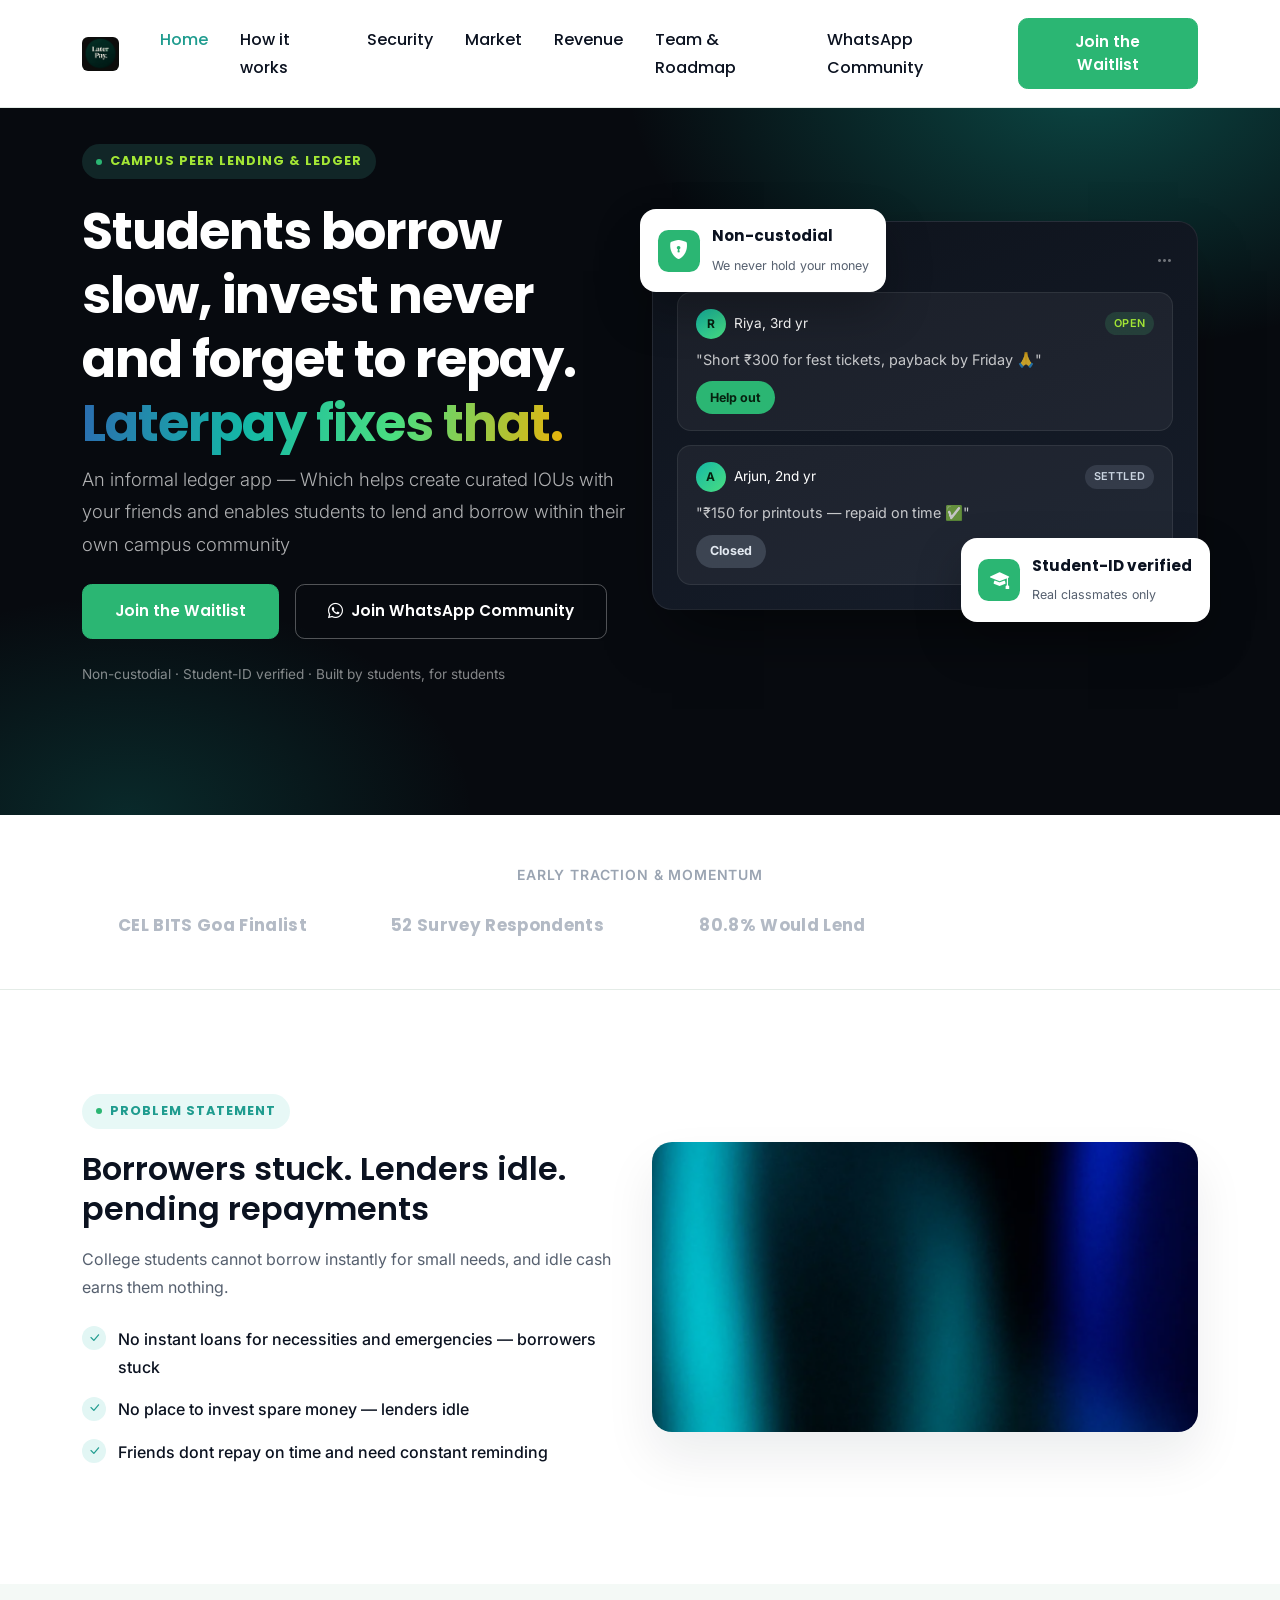
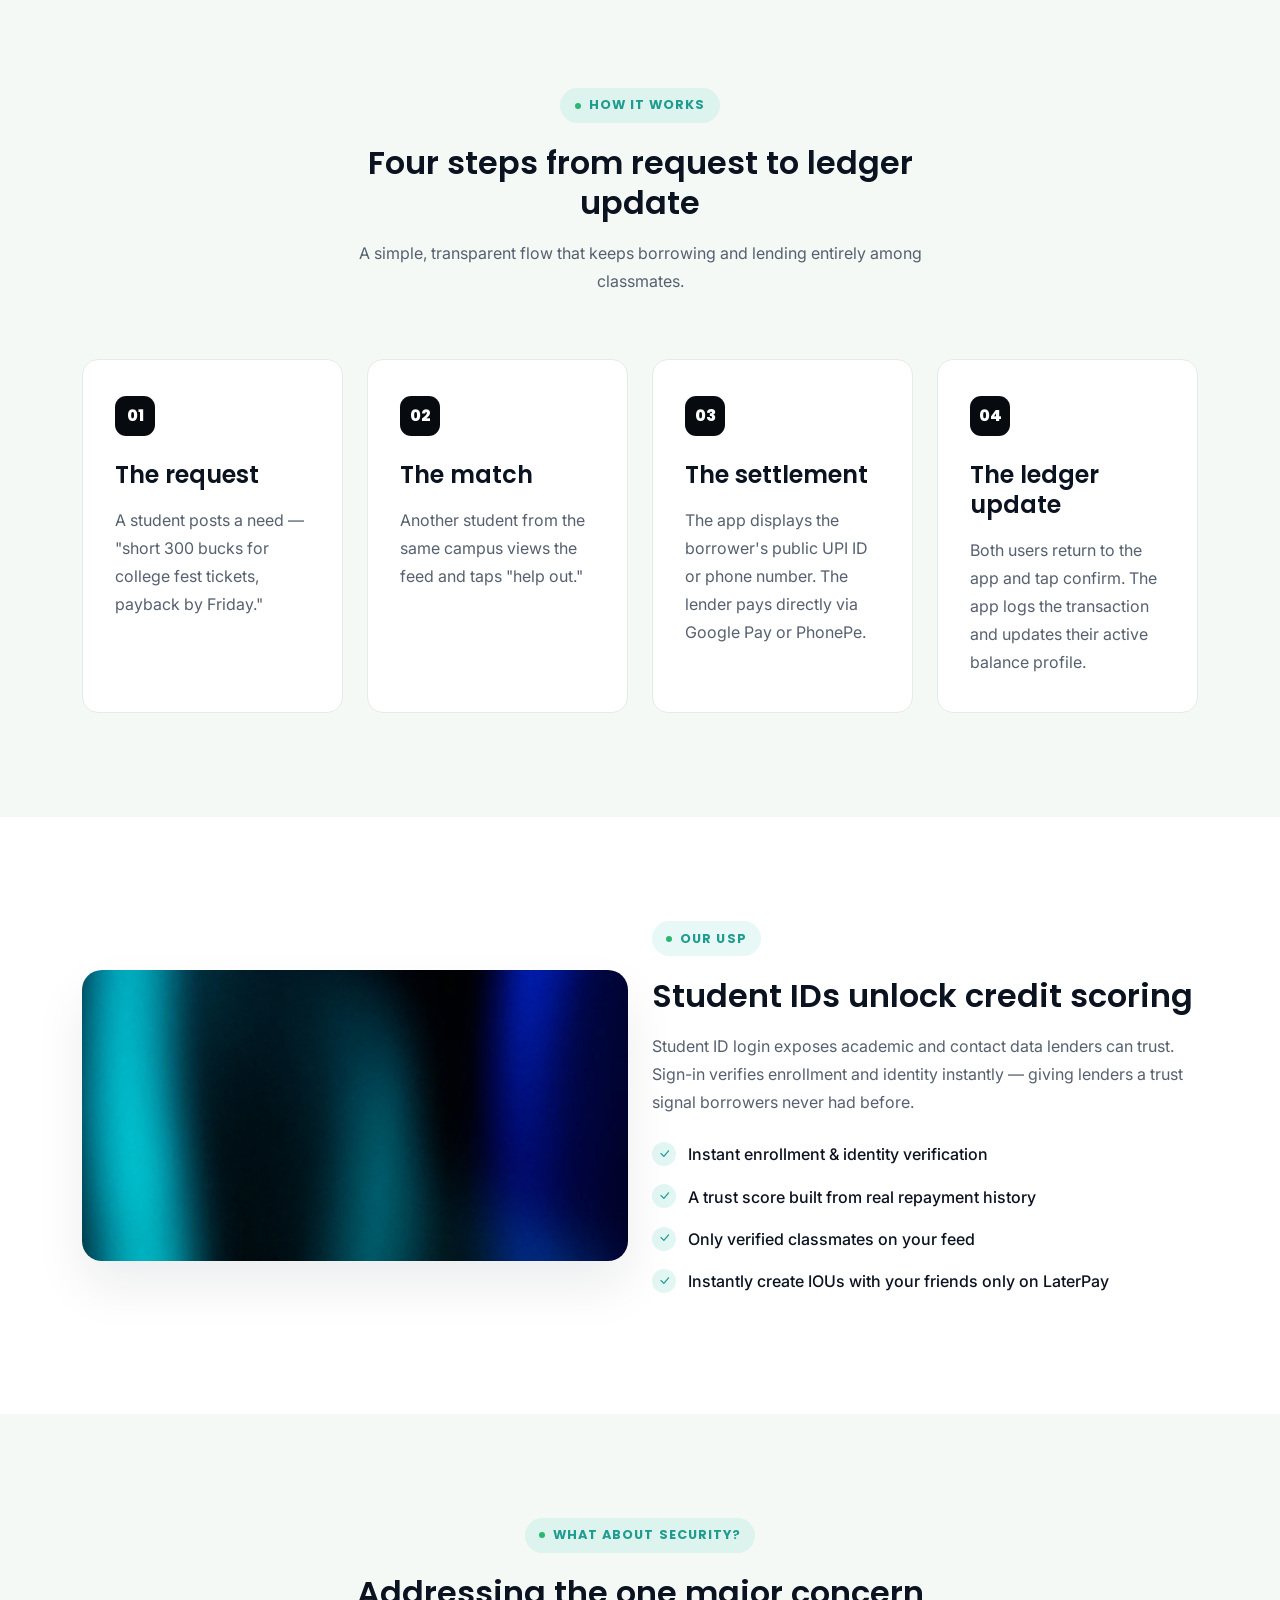
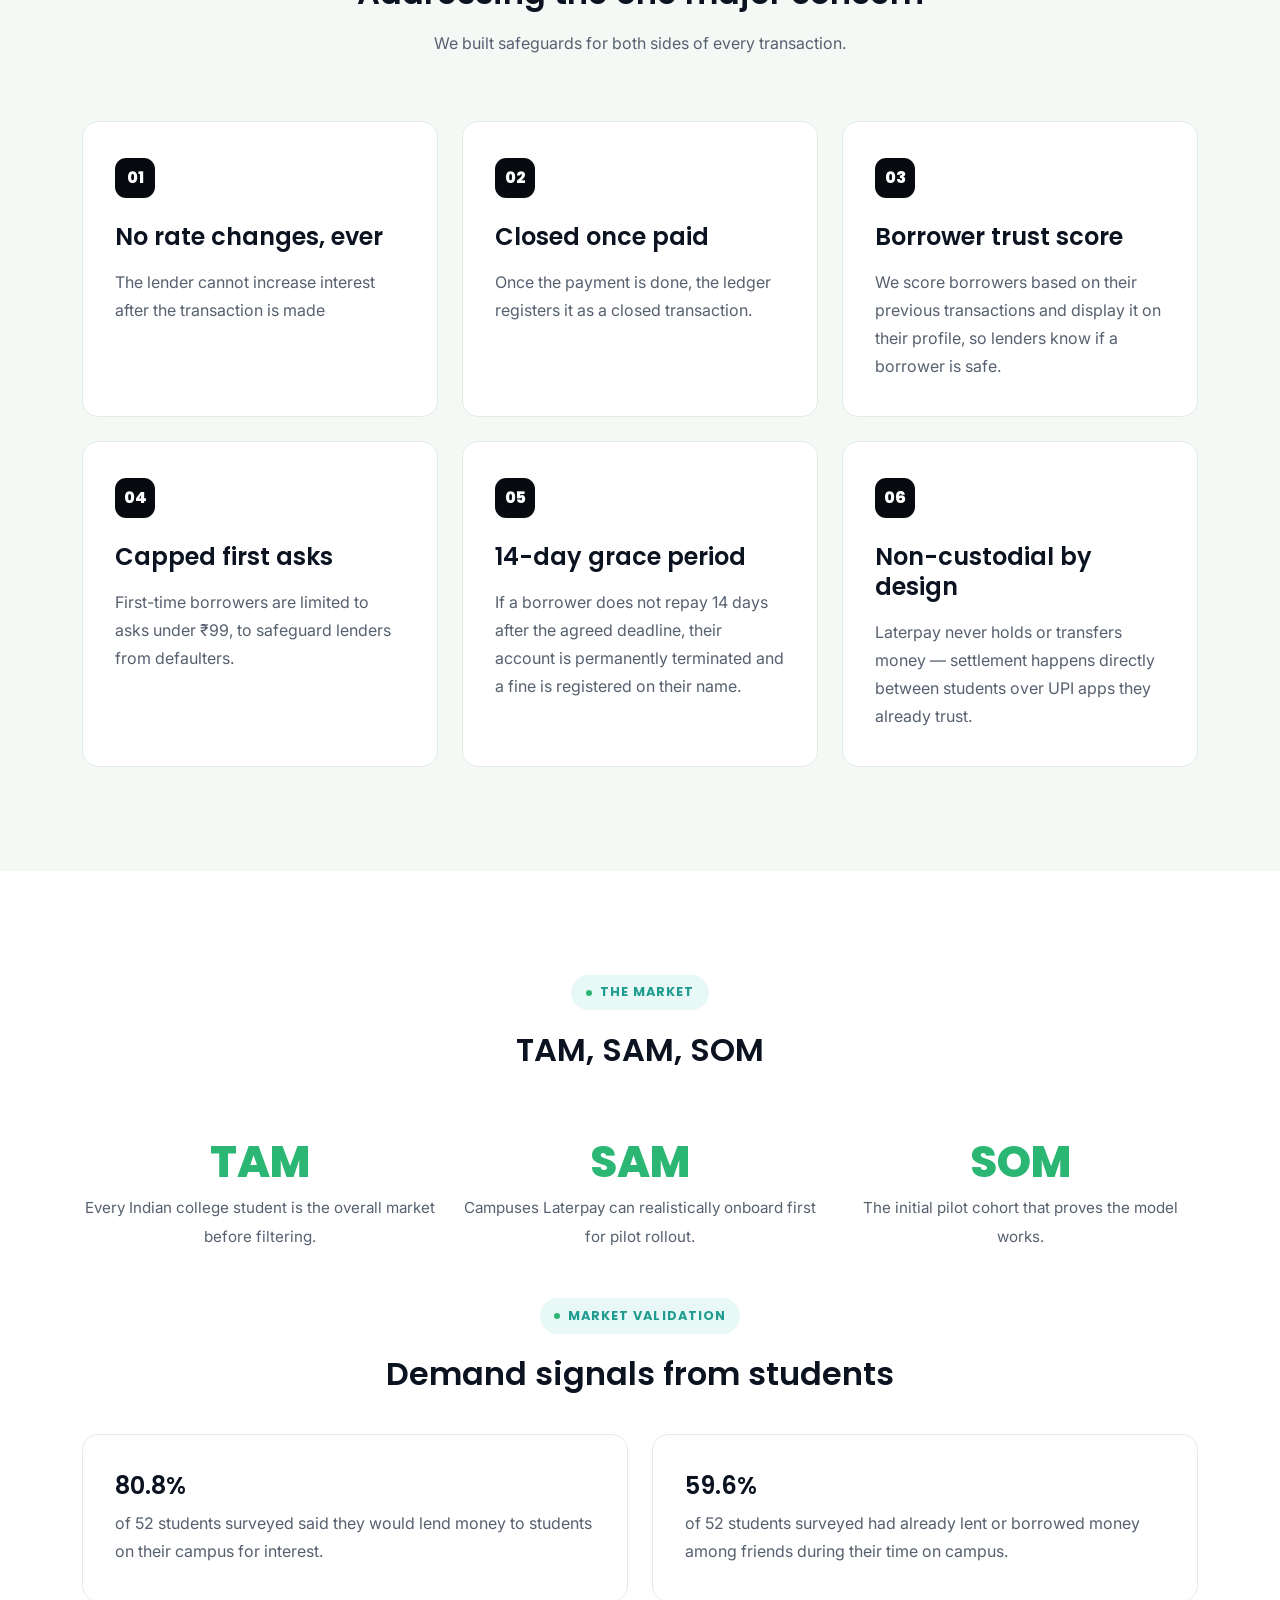
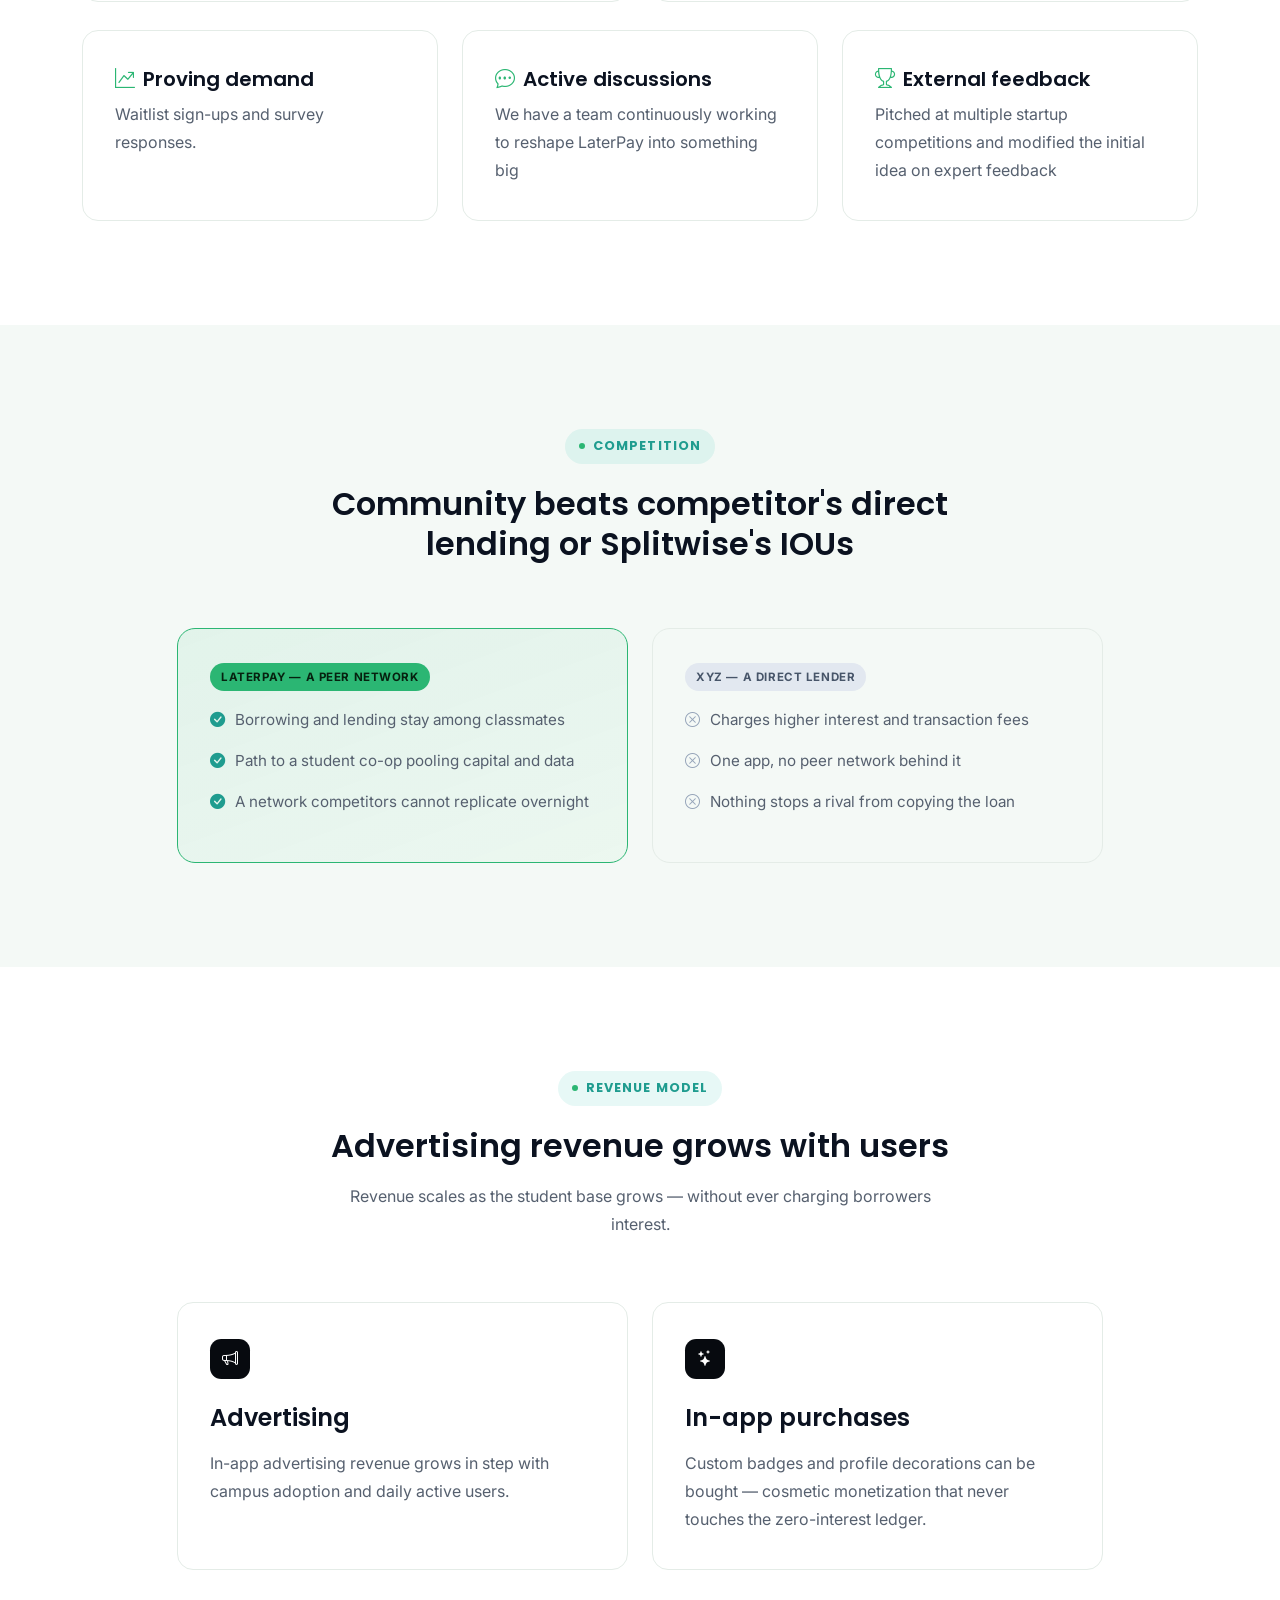
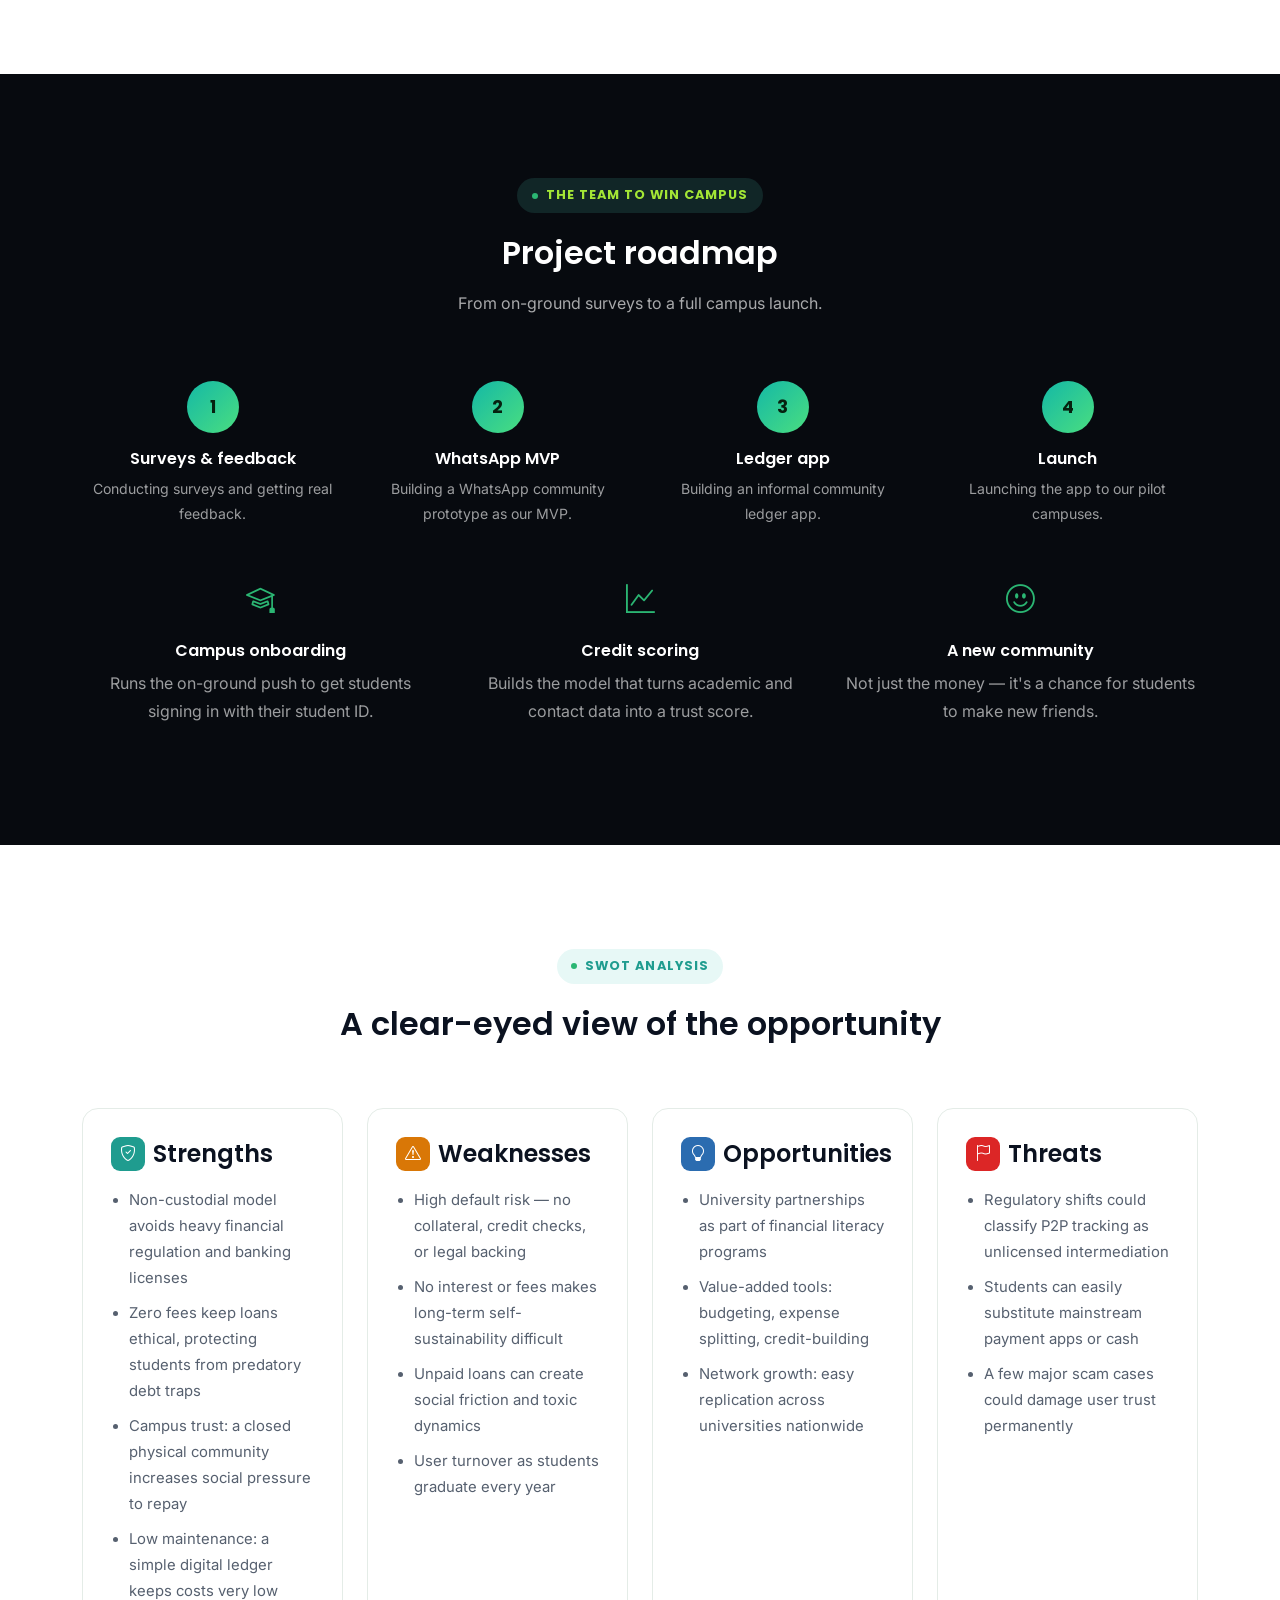
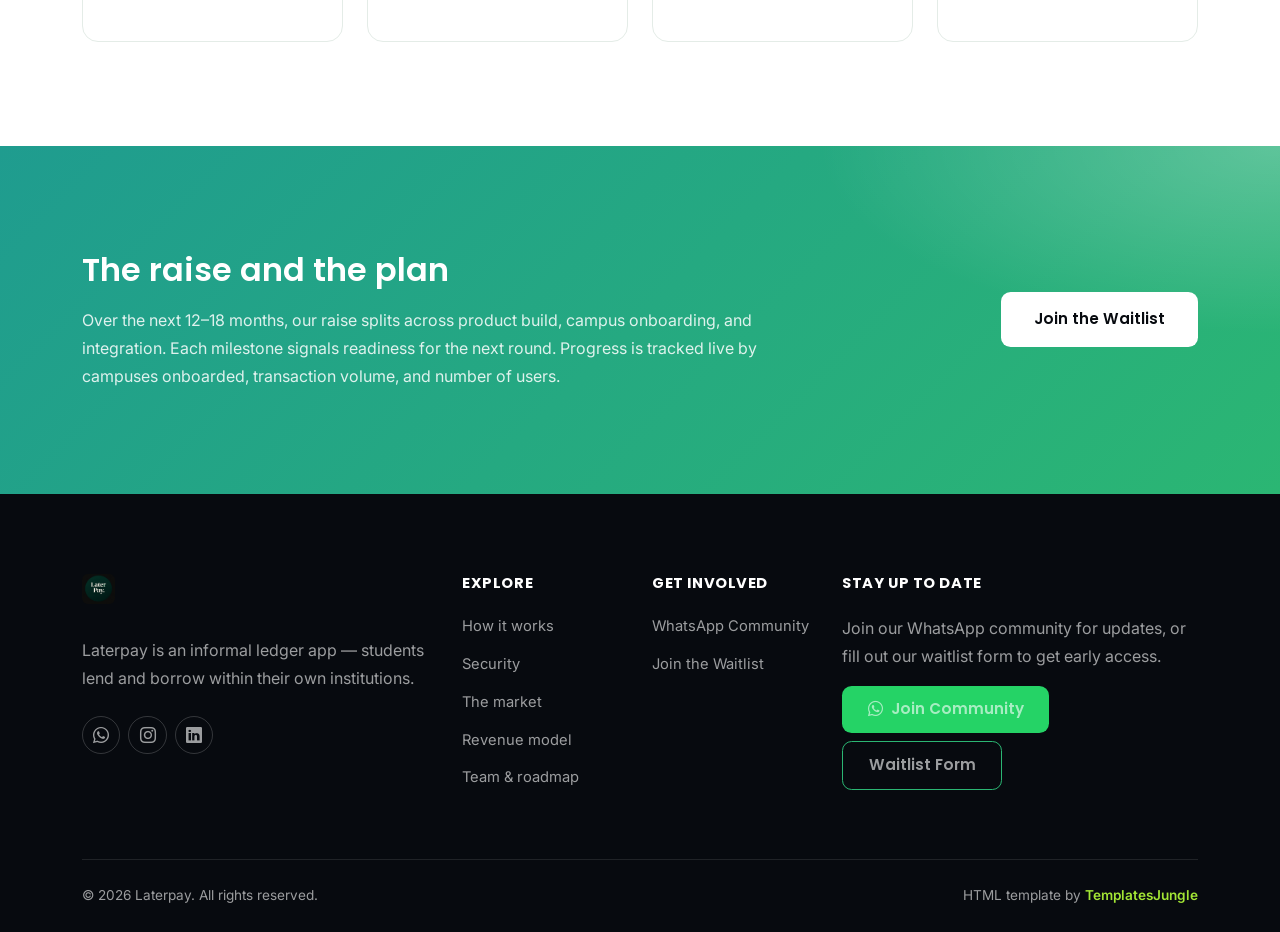
<file: index.html>
<!doctype html>
<html lang="en">
<head>
<meta charset="UTF-8">
<title>Laterpay — Campus Peer Lending & Ledger</title>
<meta name="description" content="Laterpay is an informal ledger app that helps create curated IOUs with your friends and lets students lend and borrow within their own campus community.">
<meta name="viewport" content="width=device-width, initial-scale=1">
<link rel="icon" type="image/jpeg" href="LaterPay_Logo3.jpeg">
<link href="https://fonts.googleapis.com/css2?family=Inter:wght@400;500;600;700;800&family=Poppins:wght@500;600;700;800&display=swap" rel="stylesheet">
<link rel="stylesheet" href="assets/vendor/bootstrap/css/bootstrap.min.css">
<link rel="stylesheet" href="assets/vendor/bootstrap-icons/bootstrap-icons.min.css">
<link rel="stylesheet" href="assets/css/style.css">
<link rel="stylesheet" href="assets/css/laterpay.css">
</head>
<body>

<!-- Navbar -->
<nav class="navbar navbar-expand-lg navbar-fluid fixed-top">
  <div class="container">
    <a class="navbar-brand d-flex align-items-center" href="index.html">
      <img src="LaterPay_Logo3.jpeg" alt="Laterpay logo" class="lp-logo">
    </a>
    <button class="navbar-toggler" type="button" data-bs-toggle="collapse" data-bs-target="#lpNav" aria-controls="lpNav" aria-expanded="false" aria-label="Toggle navigation">
      <span class="navbar-toggler-icon"></span>
    </button>
    <div class="collapse navbar-collapse" id="lpNav">
      <ul class="navbar-nav mx-auto py-2 py-lg-0">
        <li class="nav-item"><a class="nav-link active" href="index.html">Home</a></li>
        <li class="nav-item"><a class="nav-link" href="#how-it-works">How it works</a></li>
        <li class="nav-item"><a class="nav-link" href="#security">Security</a></li>
        <li class="nav-item"><a class="nav-link" href="#market">Market</a></li>
        <li class="nav-item"><a class="nav-link" href="#revenue">Revenue</a></li>
        <li class="nav-item"><a class="nav-link" href="#team">Team &amp; Roadmap</a></li>
        <li class="nav-item"><a class="nav-link" href="community.html">WhatsApp Community</a></li>
      </ul>
      <a href="https://forms.gle/BHJaEvY9FjxCz2sE6" target="_blank" rel="noopener" class="btn btn-accent">Join the Waitlist</a>
    </div>
  </div>
</nav>

<!-- Hero -->
<header class="hero-fluid" style="padding-top:9rem;">
  <div class="container position-relative">
    <div class="row align-items-center gy-5">
      <div class="col-lg-6">
        <span class="eyebrow eyebrow-light">Campus Peer Lending &amp; Ledger</span>
        <h1>Students borrow slow, invest never and forget to repay. <span class="lp-gradient-text">Laterpay fixes that.</span></h1>
        <p class="lead">An informal ledger app — Which helps create curated IOUs with your friends and enables students to lend and borrow within their own campus community</p>
        <div class="d-flex flex-wrap gap-3 mt-4">
          <a href="https://forms.gle/BHJaEvY9FjxCz2sE6" target="_blank" rel="noopener" class="btn btn-accent btn-lg">Join the Waitlist</a>
          <a href="community.html" class="btn btn-outline-light-fluid btn-lg"><i class="bi bi-whatsapp me-2"></i>Join WhatsApp Community</a>
        </div>
        <p class="mt-4 mb-0" style="color: rgba(255,255,255,.5); font-size:.85rem;">Non-custodial &middot; Student-ID verified &middot; Built by students, for students</p>
      </div>
      <div class="col-lg-6">
        <div class="hero-visual">
          <div class="lp-app-mock hero-main-img" style="width:100%;">
            <div class="lp-mock-header">
              <span><span class="lp-dot"></span>Laterpay Feed</span>
              <i class="bi bi-three-dots" style="color:rgba(255,255,255,.4);"></i>
            </div>
            <div class="lp-feed-card">
              <div class="lp-feed-top">
                <div class="lp-feed-name"><span class="lp-avatar-mini">R</span>Riya, 3rd yr</div>
                <span class="lp-feed-tag">Open</span>
              </div>
              <p>"Short ₹300 for fest tickets, payback by Friday 🙏"</p>
              <button class="lp-help-btn">Help out</button>
            </div>
            <div class="lp-feed-card">
              <div class="lp-feed-top">
                <div class="lp-feed-name"><span class="lp-avatar-mini">A</span>Arjun, 2nd yr</div>
                <span class="lp-feed-tag" style="background:rgba(148,163,184,.18); color:#cbd5e1;">Settled</span>
              </div>
              <p>"₹150 for printouts — repaid on time ✅"</p>
              <button class="lp-help-btn" style="background:rgba(148,163,184,.25); color:#e2e8f0;">Closed</button>
            </div>
          </div>
          <div class="floating-card d-none d-md-flex" style="top:-0.75rem; left:-0.75rem;">
            <span class="icon-wrap"><i class="bi bi-shield-lock-fill"></i></span>
            <div>
              <strong>Non-custodial</strong>
              <span>We never hold your money</span>
            </div>
          </div>
          <div class="floating-card d-none d-md-flex" style="bottom:-0.75rem; right:-0.75rem; animation-delay:1.5s;">
            <span class="icon-wrap"><i class="bi bi-mortarboard-fill"></i></span>
            <div>
              <strong>Student-ID verified</strong>
              <span>Real classmates only</span>
            </div>
          </div>
        </div>
      </div>
    </div>
  </div>
</header>

<!-- Momentum strip -->
<section class="logo-strip">
  <div class="container">
    <p class="text-center text-uppercase small fw-semibold mb-4" style="letter-spacing:.06em; color:#9aa4b2;">Early traction &amp; momentum</p>
    <div class="row row-cols-2 row-cols-md-4 g-4 align-items-center">
      <div class="col"><div class="brand-word" style="font-size:1.05rem;">CEL BITS Goa Finalist</div></div>
      <div class="col"><div class="brand-word" style="font-size:1.05rem;">52 Survey Respondents</div></div>
      <div class="col"><div class="brand-word" style="font-size:1.05rem;">80.8% Would Lend</div></div>
    </div>
  </div>
</section>

<!-- Problem statement -->
<section class="section-pad">
  <div class="container">
    <div class="row align-items-center gy-5">
      <div class="col-lg-6">
        <span class="eyebrow">Problem statement</span>
        <h2 class="mb-3">Borrowers stuck. Lenders idle. pending repayments</h2>
        <p>College students cannot borrow instantly for small needs, and idle cash earns them nothing.</p>
        <ul class="check-list mt-4">
          <li><i class="bi bi-check-lg"></i> No instant loans for necessities and emergencies — borrowers stuck</li>
          <li><i class="bi bi-check-lg"></i> No place to invest spare money — lenders idle</li>
          <li><i class="bi bi-check-lg"></i> Friends dont repay on time and need constant reminding</li>
        </ul>
      </div>
      <div class="col-lg-6">
        <div class="media-frame shadow-fluid">
          <img src="Screenshot 2026-09-08 223030.png" alt="Idle savings illustration">
        </div>
      </div>
    </div>
  </div>
</section>

<!-- How it works -->
<section id="how-it-works" class="section-pad bg-light-fluid">
  <div class="container">
    <div class="row justify-content-center text-center mb-5">
      <div class="col-lg-7">
        <span class="eyebrow">How it works</span>
        <h2 class="mb-3">Four steps from request to ledger update</h2>
        <p>A simple, transparent flow that keeps borrowing and lending entirely among classmates.</p>
      </div>
    </div>
    <div class="row g-4">
      <div class="col-lg-3 col-md-6">
        <div class="feature-card">
          <span class="feature-num">01</span>
          <h4 class="mb-3">The request</h4>
          <p class="mb-0">A student posts a need — "short 300 bucks for college fest tickets, payback by Friday."</p>
        </div>
      </div>
      <div class="col-lg-3 col-md-6">
        <div class="feature-card">
          <span class="feature-num">02</span>
          <h4 class="mb-3">The match</h4>
          <p class="mb-0">Another student from the same campus views the feed and taps "help out."</p>
        </div>
      </div>
      <div class="col-lg-3 col-md-6">
        <div class="feature-card">
          <span class="feature-num">03</span>
          <h4 class="mb-3">The settlement</h4>
          <p class="mb-0">The app displays the borrower's public UPI ID or phone number. The lender pays directly via Google Pay or PhonePe.</p>
        </div>
      </div>
      <div class="col-lg-3 col-md-6">
        <div class="feature-card">
          <span class="feature-num">04</span>
          <h4 class="mb-3">The ledger update</h4>
          <p class="mb-0">Both users return to the app and tap confirm. The app logs the transaction and updates their active balance profile.</p>
        </div>
      </div>
    </div>
  </div>
</section>

<!-- USP: Student ID -->
<section class="section-pad">
  <div class="container">
    <div class="row align-items-center gy-5">
      <div class="col-lg-6">
        <div class="media-frame shadow-fluid">
          <img src="Screenshot 2026-09-08 223030.png" alt="Student ID verification illustration">
        </div>
      </div>
      <div class="col-lg-6">
        <span class="eyebrow">Our USP</span>
        <h2 class="mb-3">Student IDs unlock credit scoring</h2>
        <p>Student ID login exposes academic and contact data lenders can trust. Sign-in verifies enrollment and identity instantly — giving lenders a trust signal borrowers never had before.</p>
        <ul class="check-list mt-4">
          <li><i class="bi bi-check-lg"></i> Instant enrollment &amp; identity verification</li>
          <li><i class="bi bi-check-lg"></i> A trust score built from real repayment history</li>
          <li><i class="bi bi-check-lg"></i> Only verified classmates on your feed</li>
          <li><i class="bi bi-check-lg"></i> Instantly create IOUs with your friends only on LaterPay</li>
        </ul>
      </div>
    </div>
  </div>
</section>

<!-- Security -->
<section id="security" class="section-pad bg-light-fluid">
  <div class="container">
    <div class="row justify-content-center text-center mb-5">
      <div class="col-lg-7">
        <span class="eyebrow">What about security?</span>
        <h2 class="mb-3">Addressing the one major concern</h2>
        <p>We built safeguards for both sides of every transaction.</p>
      </div>
    </div>
    <div class="row g-4">
      <div class="col-lg-4 col-md-6">
        <div class="feature-card">
          <span class="feature-num">01</span>
          <h4 class="mb-3">No rate changes, ever</h4>
          <p class="mb-0">The lender cannot increase interest after the transaction is made</p>
        </div>
      </div>
      <div class="col-lg-4 col-md-6">
        <div class="feature-card">
          <span class="feature-num">02</span>
          <h4 class="mb-3">Closed once paid</h4>
          <p class="mb-0">Once the payment is done, the ledger registers it as a closed transaction.</p>
        </div>
      </div>
      <div class="col-lg-4 col-md-6">
        <div class="feature-card">
          <span class="feature-num">03</span>
          <h4 class="mb-3">Borrower trust score</h4>
          <p class="mb-0">We score borrowers based on their previous transactions and display it on their profile, so lenders know if a borrower is safe.</p>
        </div>
      </div>
      <div class="col-lg-4 col-md-6">
        <div class="feature-card">
          <span class="feature-num">04</span>
          <h4 class="mb-3">Capped first asks</h4>
          <p class="mb-0">First-time borrowers are limited to asks under ₹99, to safeguard lenders from defaulters.</p>
        </div>
      </div>
      <div class="col-lg-4 col-md-6">
        <div class="feature-card">
          <span class="feature-num">05</span>
          <h4 class="mb-3">14-day grace period</h4>
          <p class="mb-0">If a borrower does not repay 14 days after the agreed deadline, their account is permanently terminated and a fine is registered on their name.</p>
        </div>
      </div>
      <div class="col-lg-4 col-md-6">
        <div class="feature-card">
          <span class="feature-num">06</span>
          <h4 class="mb-3">Non-custodial by design</h4>
          <p class="mb-0">Laterpay never holds or transfers money — settlement happens directly between students over UPI apps they already trust.</p>
        </div>
      </div>
    </div>
  </div>
</section>

<!-- Market -->
<section id="market" class="section-pad">
  <div class="container">
    <div class="row justify-content-center text-center mb-5">
      <div class="col-lg-7">
        <span class="eyebrow">The market</span>
        <h2 class="mb-3">TAM, SAM, SOM</h2>
      </div>
    </div>
    <div class="row g-4 text-center mb-5">
      <div class="col-md-4">
        <div class="stat-block lp-stat-light">
          <h3 class="text-accent">TAM</h3>
          <span>Every Indian college student is the overall market before filtering.</span>
        </div>
      </div>
      <div class="col-md-4">
        <div class="stat-block lp-stat-light">
          <h3 class="text-accent">SAM</h3>
          <span>Campuses Laterpay can realistically onboard first for pilot rollout.</span>
        </div>
      </div>
      <div class="col-md-4">
        <div class="stat-block lp-stat-light">
          <h3 class="text-accent">SOM</h3>
          <span>The initial pilot cohort that proves the model works.</span>
        </div>
      </div>
    </div>

    <div class="row justify-content-center text-center mb-4">
      <div class="col-lg-7">
        <span class="eyebrow">Market validation</span>
        <h2 class="mb-3">Demand signals from students</h2>
      </div>
    </div>
    <div class="row g-4 align-items-stretch">
      <div class="col-md-6">
        <div class="feature-card h-100">
          <h4 class="mb-2">80.8%</h4>
          <p class="mb-0">of 52 students surveyed said they would lend money to students on their campus for interest.</p>
        </div>
      </div>
      <div class="col-md-6">
        <div class="feature-card h-100">
          <h4 class="mb-2">59.6%</h4>
          <p class="mb-0">of 52 students surveyed had already lent or borrowed money among friends during their time on campus.</p>
        </div>
      </div>
    </div>
    <div class="row g-4 mt-1">
      <div class="col-lg-4 col-md-6">
        <div class="feature-card">
          <h5 class="mb-2"><i class="bi bi-graph-up-arrow text-accent me-2"></i>Proving demand</h5>
          <p class="mb-0">Waitlist sign-ups and survey responses.</p>
        </div>
      </div>
      <div class="col-lg-4 col-md-6">
        <div class="feature-card">
          <h5 class="mb-2"><i class="bi bi-chat-dots text-accent me-2"></i>Active discussions</h5>
          <p class="mb-0">We have a team continuously working to reshape LaterPay into something big</p>
        </div>
      </div>
      <div class="col-lg-4 col-md-6">
        <div class="feature-card">
          <h5 class="mb-2"><i class="bi bi-trophy text-accent me-2"></i>External feedback</h5>
          <p class="mb-0">Pitched at multiple startup competitions and modified the initial idea on expert feedback</p>
        </div>
      </div>
    </div>
  </div>
</section>

<!-- Competition -->
<section class="section-pad bg-light-fluid">
  <div class="container">
    <div class="row justify-content-center text-center mb-5">
      <div class="col-lg-7">
        <span class="eyebrow">Competition</span>
        <h2 class="mb-3">Community beats competitor's direct lending or Splitwise's IOUs</h2>
      </div>
    </div>
    <div class="row g-4 justify-content-center">
      <div class="col-lg-5">
        <div class="compare-card compare-win">
          <span class="compare-badge">Laterpay — a peer network</span>
          <ul>
            <li><i class="bi bi-check-circle-fill"></i> Borrowing and lending stay among classmates</li>
            <li><i class="bi bi-check-circle-fill"></i> Path to a student co-op pooling capital and data</li>
            <li><i class="bi bi-check-circle-fill"></i> A network competitors cannot replicate overnight</li>
          </ul>
        </div>
      </div>
      <div class="col-lg-5">
        <div class="compare-card compare-lose">
          <span class="compare-badge">XYZ — a direct lender</span>
          <ul>
            <li><i class="bi bi-x-circle"></i> Charges higher interest and transaction fees</li>
            <li><i class="bi bi-x-circle"></i> One app, no peer network behind it</li>
            <li><i class="bi bi-x-circle"></i> Nothing stops a rival from copying the loan</li>
          </ul>
        </div>
      </div>
    </div>
  </div>
</section>

<!-- Revenue -->
<section id="revenue" class="section-pad">
  <div class="container">
    <div class="row justify-content-center text-center mb-5">
      <div class="col-lg-7">
        <span class="eyebrow">Revenue model</span>
        <h2 class="mb-3">Advertising revenue grows with users</h2>
        <p>Revenue scales as the student base grows — without ever charging borrowers interest.</p>
      </div>
    </div>
    <div class="row g-4 justify-content-center">
      <div class="col-lg-5 col-md-6">
        <div class="feature-card h-100">
          <span class="feature-num"><i class="bi bi-megaphone"></i></span>
          <h4 class="mb-3">Advertising</h4>
          <p class="mb-0">In-app advertising revenue grows in step with campus adoption and daily active users.</p>
        </div>
      </div>
      <div class="col-lg-5 col-md-6">
        <div class="feature-card h-100">
          <span class="feature-num"><i class="bi bi-stars"></i></span>
          <h4 class="mb-3">In-app purchases</h4>
          <p class="mb-0">Custom badges and profile decorations can be bought — cosmetic monetization that never touches the zero-interest ledger.</p>
        </div>
      </div>
    </div>
  </div>
</section>

<!-- Team & Roadmap -->
<section id="team" class="section-pad bg-dark-navy">
  <div class="container">
    <div class="row justify-content-center text-center mb-5">
      <div class="col-lg-7">
        <span class="eyebrow eyebrow-light">The team to win campus</span>
        <h2 class="mb-3" style="color:#fff;">Project roadmap</h2>
        <p style="color:rgba(255,255,255,.65);">From on-ground surveys to a full campus launch.</p>
      </div>
    </div>
    <div class="row g-4">
      <div class="col-lg-3 col-6">
        <div class="roadmap-step">
          <div class="roadmap-num">1</div>
          <h6 style="color:#fff;">Surveys &amp; feedback</h6>
          <p style="color:rgba(255,255,255,.6);">Conducting surveys and getting real feedback.</p>
        </div>
      </div>
      <div class="col-lg-3 col-6">
        <div class="roadmap-step">
          <div class="roadmap-num">2</div>
          <h6 style="color:#fff;">WhatsApp MVP</h6>
          <p style="color:rgba(255,255,255,.6);">Building a WhatsApp community prototype as our MVP.</p>
        </div>
      </div>
      <div class="col-lg-3 col-6">
        <div class="roadmap-step">
          <div class="roadmap-num">3</div>
          <h6 style="color:#fff;">Ledger app</h6>
          <p style="color:rgba(255,255,255,.6);">Building an informal community ledger app.</p>
        </div>
      </div>
      <div class="col-lg-3 col-6">
        <div class="roadmap-step">
          <div class="roadmap-num">4</div>
          <h6 style="color:#fff;">Launch</h6>
          <p style="color:rgba(255,255,255,.6);">Launching the app to our pilot campuses.</p>
        </div>
      </div>
    </div>
    <div class="row g-4 mt-4 text-center">
      <div class="col-lg-4">
        <i class="bi bi-mortarboard text-accent" style="font-size:1.8rem;"></i>
        <h6 class="mt-3 mb-2" style="color:#fff;">Campus onboarding</h6>
        <p style="color:rgba(255,255,255,.6);">Runs the on-ground push to get students signing in with their student ID.</p>
      </div>
      <div class="col-lg-4">
        <i class="bi bi-graph-up text-accent" style="font-size:1.8rem;"></i>
        <h6 class="mt-3 mb-2" style="color:#fff;">Credit scoring</h6>
        <p style="color:rgba(255,255,255,.6);">Builds the model that turns academic and contact data into a trust score.</p>
      </div>
      <div class="col-lg-4">
        <i class="bi bi-emoji-smile text-accent" style="font-size:1.8rem;"></i>
        <h6 class="mt-3 mb-2" style="color:#fff;">A new community</h6>
        <p style="color:rgba(255,255,255,.6);">Not just the money — it's a chance for students to make new friends.</p>
      </div>
    </div>
  </div>
</section>

<!-- SWOT -->
<section class="section-pad">
  <div class="container">
    <div class="row justify-content-center text-center mb-5">
      <div class="col-lg-7">
        <span class="eyebrow">SWOT analysis</span>
        <h2 class="mb-3">A clear-eyed view of the opportunity</h2>
      </div>
    </div>
    <div class="row g-4">
      <div class="col-lg-3 col-md-6">
        <div class="swot-card swot-strengths">
          <h4><span class="swot-icon"><i class="bi bi-shield-check"></i></span>Strengths</h4>
          <ul>
            <li>Non-custodial model avoids heavy financial regulation and banking licenses</li>
            <li>Zero fees keep loans ethical, protecting students from predatory debt traps</li>
            <li>Campus trust: a closed physical community increases social pressure to repay</li>
            <li>Low maintenance: a simple digital ledger keeps costs very low</li>
          </ul>
        </div>
      </div>
      <div class="col-lg-3 col-md-6">
        <div class="swot-card swot-weaknesses">
          <h4><span class="swot-icon"><i class="bi bi-exclamation-triangle"></i></span>Weaknesses</h4>
          <ul>
            <li>High default risk — no collateral, credit checks, or legal backing</li>
            <li>No interest or fees makes long-term self-sustainability difficult</li>
            <li>Unpaid loans can create social friction and toxic dynamics</li>
            <li>User turnover as students graduate every year</li>
          </ul>
        </div>
      </div>
      <div class="col-lg-3 col-md-6">
        <div class="swot-card swot-opportunities">
          <h4><span class="swot-icon"><i class="bi bi-lightbulb"></i></span>Opportunities</h4>
          <ul>
            <li>University partnerships as part of financial literacy programs</li>
            <li>Value-added tools: budgeting, expense splitting, credit-building</li>
            <li>Network growth: easy replication across universities nationwide</li>
          </ul>
        </div>
      </div>
      <div class="col-lg-3 col-md-6">
        <div class="swot-card swot-threats">
          <h4><span class="swot-icon"><i class="bi bi-flag"></i></span>Threats</h4>
          <ul>
            <li>Regulatory shifts could classify P2P tracking as unlicensed intermediation</li>
            <li>Students can easily substitute mainstream payment apps or cash</li>
            <li>A few major scam cases could damage user trust permanently</li>
          </ul>
        </div>
      </div>
    </div>
  </div>
</section>

<!-- CTA -->
<section class="cta-dark section-pad">
  <div class="container">
    <div class="row align-items-center position-relative">
      <div class="col-lg-8">
        <h2 class="mb-3">The raise and the plan</h2>
        <p class="mb-lg-0">Over the next 12–18 months, our raise splits across product build, campus onboarding, and integration. Each milestone signals readiness for the next round. Progress is tracked live by campuses onboarded, transaction volume, and number of users.</p>
      </div>
      <div class="col-lg-4 text-lg-end mt-4 mt-lg-0">
        <a href="https://forms.gle/BHJaEvY9FjxCz2sE6" target="_blank" rel="noopener" class="btn btn-white-fluid btn-lg">Join the Waitlist</a>
      </div>
    </div>
  </div>
</section>

<!-- Footer -->
<footer class="footer-fluid">
  <div class="container">
    <div class="row gy-5">
      <div class="col-lg-4">
        <a class="navbar-brand mb-3 d-inline-flex align-items-center" href="index.html">
          <img src="LaterPay_Logo3.jpeg" alt="Laterpay logo" class="lp-logo">
        </a>
        <p class="mt-3">Laterpay is an informal ledger app — students lend and borrow within their own institutions.</p>
        <div class="d-flex gap-2 mt-4">
          <a href="https://chat.whatsapp.com/Iefg4wQbR8m4jpXfTsQGCj" class="social-icon" aria-label="WhatsApp Community"><i class="bi bi-whatsapp"></i></a>
          <a href="https://www.instagram.com/laterpay.co?stkn=bngyZGVkb2RibHBn" class="social-icon" aria-label="Instagram"><i class="bi bi-instagram"></i></a>
          <a href="https://www.linkedin.com/company/laterpay-co/home/" class="social-icon" aria-label="LinkedIn"><i class="bi bi-linkedin"></i></a>
        </div>
      </div>
      <div class="col-lg-2 col-6">
        <h6>Explore</h6>
        <ul>
          <li><a href="#how-it-works">How it works</a></li>
          <li><a href="#security">Security</a></li>
          <li><a href="#market">The market</a></li>
          <li><a href="#revenue">Revenue model</a></li>
          <li><a href="#team">Team &amp; roadmap</a></li>
        </ul>
      </div>
      <div class="col-lg-2 col-6">
        <h6>Get involved</h6>
        <ul>
          <li><a href="community.html">WhatsApp Community</a></li>
          <li><a href="https://forms.gle/BHJaEvY9FjxCz2sE6" target="_blank" rel="noopener">Join the Waitlist</a></li>
        </ul>
      </div>
      <div class="col-lg-4">
        <h6>Stay up to date</h6>
        <p>Join our WhatsApp community for updates, or fill out our waitlist form to get early access.</p>
        <div class="d-flex flex-wrap gap-2">
          <a href="community.html" class="btn btn-whatsapp"><i class="bi bi-whatsapp me-1"></i> Join Community</a>
          <a href="https://forms.gle/BHJaEvY9FjxCz2sE6" target="_blank" rel="noopener" class="btn btn-outline-accent">Waitlist Form</a>
        </div>
      </div>
    </div>
    <div class="footer-bottom d-flex flex-column flex-md-row justify-content-between align-items-center gap-2 text-center text-md-start">
      <p class="mb-0">&copy; <span class="currentYear"></span> Laterpay. All rights reserved.</p>
      <p class="mb-0">HTML template by <a href="https://templatesjungle.com" target="_blank" rel="noopener" class="credit-link">TemplatesJungle</a></p>
    </div>
  </div>
</footer>

<button class="back-to-top" aria-label="Back to top"><i class="bi bi-arrow-up"></i></button>

<script src="assets/vendor/bootstrap/js/bootstrap.bundle.min.js"></script>
<script src="assets/js/script.js"></script>
</body>
</html>
</file>
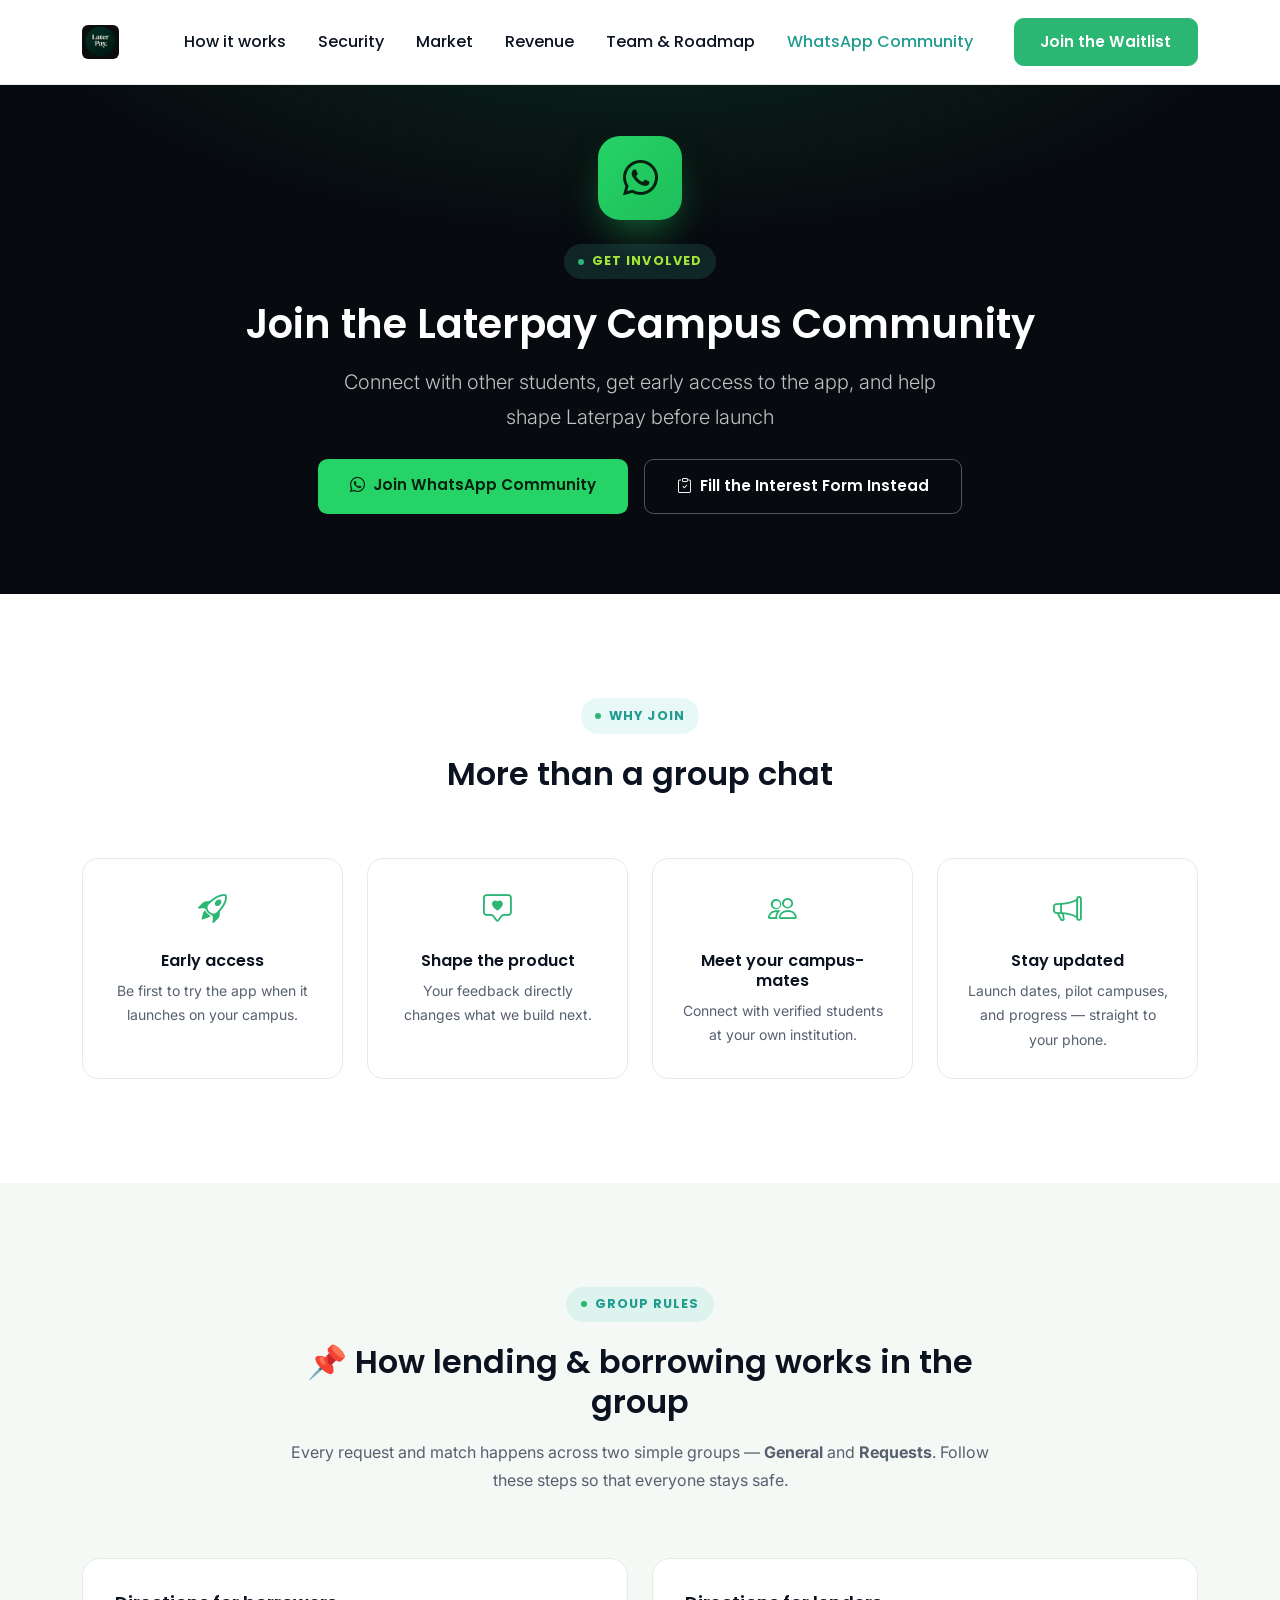
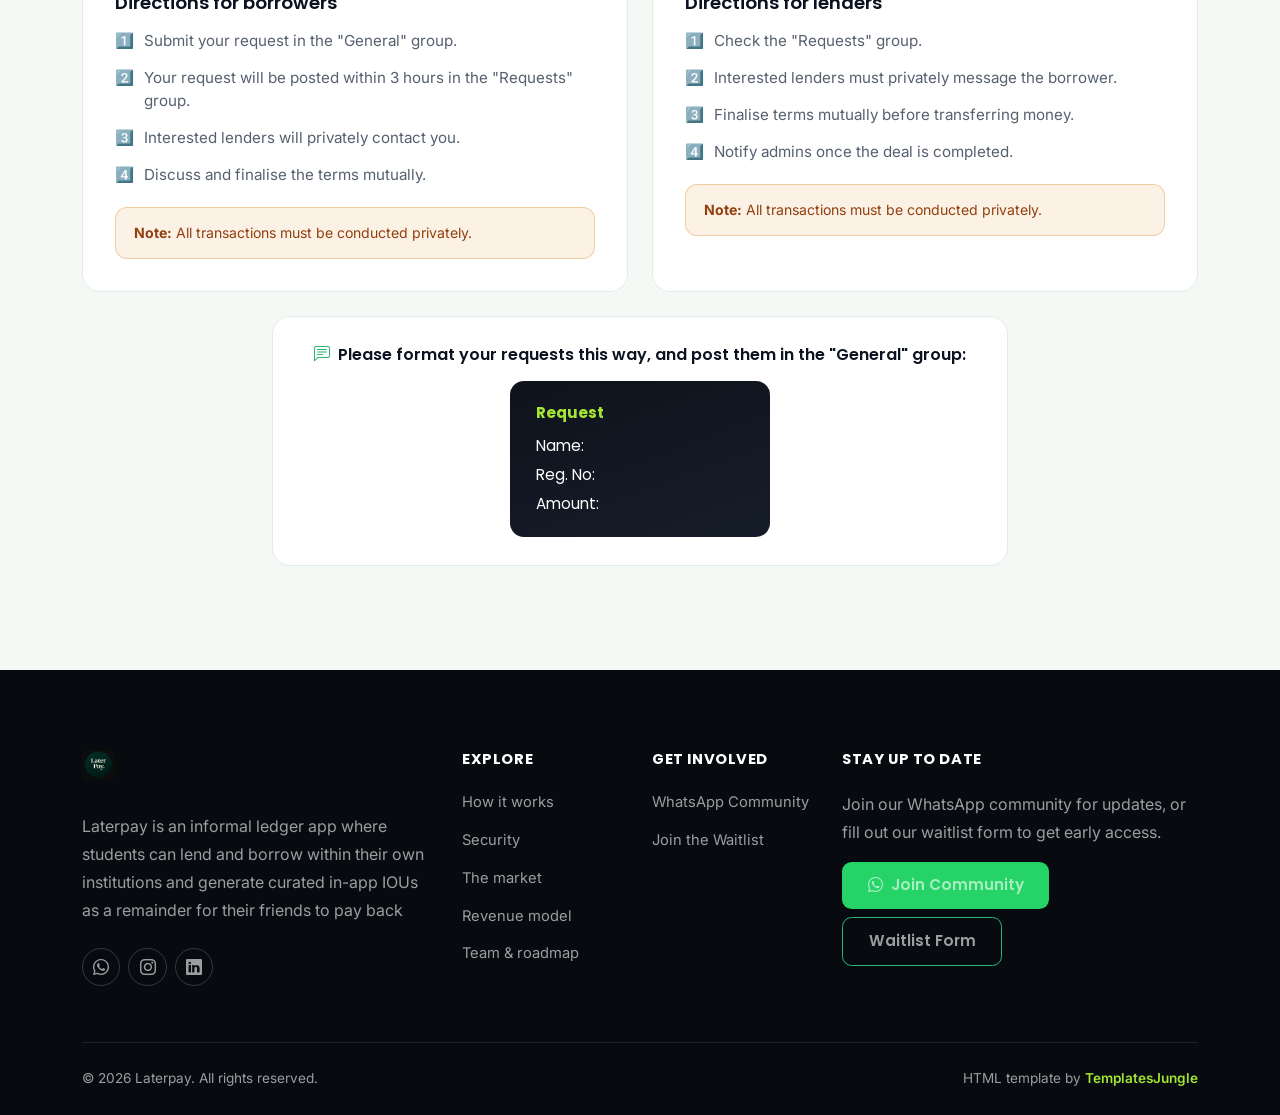
<file: community.html>
<!doctype html>
<html lang="en">
<head>
<meta charset="UTF-8">
<title>Join the Laterpay WhatsApp Community</title>
<meta name="description" content="Join the Laterpay WhatsApp community for campus updates, early access and to help shape the app.">
<meta name="viewport" content="width=device-width, initial-scale=1">
<link rel="icon" type="image/jpeg" href="LaterPay_Logo3.jpeg">
<link href="https://fonts.googleapis.com/css2?family=Inter:wght@400;500;600;700;800&family=Poppins:wght@500;600;700;800&display=swap" rel="stylesheet">
<link rel="stylesheet" href="assets/vendor/bootstrap/css/bootstrap.min.css">
<link rel="stylesheet" href="assets/vendor/bootstrap-icons/bootstrap-icons.min.css">
<link rel="stylesheet" href="assets/css/style.css">
<link rel="stylesheet" href="assets/css/laterpay.css">
</head>
<body>

<!-- Navbar -->
<nav class="navbar navbar-expand-lg navbar-fluid fixed-top">
  <div class="container">
    <a class="navbar-brand d-flex align-items-center" href="index.html">
      <img src="LaterPay_Logo3.jpeg" alt="Laterpay logo" class="lp-logo">
    </a>
    <button class="navbar-toggler" type="button" data-bs-toggle="collapse" data-bs-target="#lpNav" aria-controls="lpNav" aria-expanded="false" aria-label="Toggle navigation">
      <span class="navbar-toggler-icon"></span>
    </button>
    <div class="collapse navbar-collapse" id="lpNav">
      <ul class="navbar-nav mx-auto py-2 py-lg-0">
        <li class="nav-item"><a class="nav-link" href="index.html#how-it-works">How it works</a></li>
        <li class="nav-item"><a class="nav-link" href="index.html#security">Security</a></li>
        <li class="nav-item"><a class="nav-link" href="index.html#market">Market</a></li>
        <li class="nav-item"><a class="nav-link" href="index.html#revenue">Revenue</a></li>
        <li class="nav-item"><a class="nav-link" href="index.html#team">Team &amp; Roadmap</a></li>
        <li class="nav-item"><a class="nav-link active" href="community.html">WhatsApp Community</a></li>
      </ul>
      <a href="https://forms.gle/BHJaEvY9FjxCz2sE6" target="_blank" rel="noopener" class="btn btn-accent">Join the Waitlist</a>
    </div>
  </div>
</nav>

<!-- Hero -->
<header class="wa-hero text-center">
  <div class="container">
    <div class="wa-icon-badge"><i class="bi bi-whatsapp"></i></div>
    <span class="eyebrow eyebrow-light">Get involved</span>
    <h1 class="mb-3" style="color:#ffffff">Join the Laterpay Campus Community</h1>
    <p class="lead mx-auto" style="max-width:620px;">Connect with other students, get early access to the app, and help shape Laterpay before launch</p>
    <div class="d-flex flex-wrap justify-content-center gap-3 mt-4">
      <a href="https://chat.whatsapp.com/Iefg4wQbR8m4jpXfTsQGCj" target="_blank" rel="noopener" class="btn btn-whatsapp btn-lg">
        <i class="bi bi-whatsapp me-2"></i>Join WhatsApp Community
      </a>
      <a href="https://forms.gle/BHJaEvY9FjxCz2sE6" target="_blank" rel="noopener" class="btn btn-outline-light-fluid btn-lg">
        <i class="bi bi-clipboard-check me-2"></i>Fill the Interest Form Instead
      </a>
    </div>
  </div>
</header>

<!-- Why join -->
<section class="section-pad">
  <div class="container">
    <div class="row justify-content-center text-center mb-5">
      <div class="col-lg-7">
        <span class="eyebrow">Why join</span>
        <h2 class="mb-3">More than a group chat</h2>
      </div>
    </div>
    <div class="row g-4">
      <div class="col-lg-3 col-md-6">
        <div class="wa-step-card text-center">
          <i class="bi bi-rocket-takeoff text-accent" style="font-size:1.8rem;"></i>
          <h6 class="mt-3 mb-2">Early access</h6>
          <p class="mb-0 small">Be first to try the app when it launches on your campus.</p>
        </div>
      </div>
      <div class="col-lg-3 col-md-6">
        <div class="wa-step-card text-center">
          <i class="bi bi-chat-square-heart text-accent" style="font-size:1.8rem;"></i>
          <h6 class="mt-3 mb-2">Shape the product</h6>
          <p class="mb-0 small">Your feedback directly changes what we build next.</p>
        </div>
      </div>
      <div class="col-lg-3 col-md-6">
        <div class="wa-step-card text-center">
          <i class="bi bi-people text-accent" style="font-size:1.8rem;"></i>
          <h6 class="mt-3 mb-2">Meet your campus-mates</h6>
          <p class="mb-0 small">Connect with verified students at your own institution.</p>
        </div>
      </div>
      <div class="col-lg-3 col-md-6">
        <div class="wa-step-card text-center">
          <i class="bi bi-megaphone text-accent" style="font-size:1.8rem;"></i>
          <h6 class="mt-3 mb-2">Stay updated</h6>
          <p class="mb-0 small">Launch dates, pilot campuses, and progress — straight to your phone.</p>
        </div>
      </div>
    </div>
  </div>
</section>

<!-- Community rules -->
<section class="section-pad bg-light-fluid">
  <div class="container">
    <div class="row justify-content-center text-center mb-5">
      <div class="col-lg-8">
        <span class="eyebrow">Group rules</span>
        <h2 class="mb-3">📌 How lending &amp; borrowing works in the group</h2>
        <p>Every request and match happens across two simple groups — <strong>General</strong> and <strong>Requests</strong>. Follow these steps so that everyone stays safe.</p>
      </div>
    </div>

    <div class="row g-4">
      <div class="col-lg-6">
        <div class="rules-card h-100">
          <h4 class="mb-3">Directions for borrowers</h4>
          <ol class="rules-list">
            <li><span class="rules-emoji">1️⃣</span> Submit your request in the "General" group.</li>
            <li><span class="rules-emoji">2️⃣</span> Your request will be posted within 3 hours in the "Requests" group. </li>
            <li><span class="rules-emoji">3️⃣</span> Interested lenders will privately contact you. </li>
            <li><span class="rules-emoji">4️⃣</span> Discuss and finalise the terms mutually. </li>
          </ol>
          <div class="rules-warning"> <strong>Note:</strong> All transactions must be conducted privately. </div>
        </div>
      </div>

      <div class="col-lg-6">
        <div class="rules-card h-100">
          <h4 class="mb-3">Directions for lenders</h4>
          <ol class="rules-list">
            <li><span class="rules-emoji">1️⃣</span> Check the "Requests" group.</li>
            <li><span class="rules-emoji">2️⃣</span> Interested lenders must privately message the borrower. </li>
            <li><span class="rules-emoji">3️⃣</span> Finalise terms mutually before transferring money. </li>
            <li><span class="rules-emoji">4️⃣</span> Notify admins once the deal is completed. </li>
          </ol>
          <div class="rules-warning"> <strong>Note:</strong> All transactions must be conducted privately. </div>
        </div>
      </div>
    </div>

    <div class="row justify-content-center mt-4">
      <div class="col-lg-8">
        <div class="format-box">
          <h6 class="mb-3"><i class="bi bi-chat-left-text text-accent me-2"></i>Please format your requests this way, and post them in the "General" group:</h6>
          <div class="format-bubble">
            <div>Request</div>
            <div>Name:</div>
            <div>Reg. No:</div>
            <div>Amount:</div>
          </div>
        </div>
      </div>
    </div>
  </div>
</section>

<!-- Footer -->
<footer class="footer-fluid">
  <div class="container">
    <div class="row gy-5">
      <div class="col-lg-4">
        <a class="navbar-brand mb-3 d-inline-flex align-items-center" href="index.html">
          <img src="LaterPay_Logo3.jpeg" alt="Laterpay logo" class="lp-logo">
        </a>
        <p class="mt-3">Laterpay is an informal ledger app where students can lend and borrow within their own institutions and generate curated in-app IOUs as a remainder for their friends to pay back</p>
        <div class="d-flex gap-2 mt-4">
          <a href="https://chat.whatsapp.com/Iefg4wQbR8m4jpXfTsQGCj" class="social-icon" aria-label="WhatsApp Community"><i class="bi bi-whatsapp"></i></a>
          <a href="https://www.instagram.com/laterpay.co?stkn=bngyZGVkb2RibHBn" class="social-icon" aria-label="Instagram"><i class="bi bi-instagram"></i></a>
          <a href="https://www.linkedin.com/company/laterpay-co/home/" class="social-icon" aria-label="LinkedIn"><i class="bi bi-linkedin"></i></a>
        </div>
      </div>
      <div class="col-lg-2 col-6">
        <h6>Explore</h6>
        <ul>
          <li><a href="index.html#how-it-works">How it works</a></li>
          <li><a href="index.html#security">Security</a></li>
          <li><a href="index.html#market">The market</a></li>
          <li><a href="index.html#revenue">Revenue model</a></li>
          <li><a href="index.html#team">Team &amp; roadmap</a></li>
        </ul>
      </div>
      <div class="col-lg-2 col-6">
        <h6>Get involved</h6>
        <ul>
          <li><a href="community.html">WhatsApp Community</a></li>
          <li><a href="https://forms.gle/BHJaEvY9FjxCz2sE6" target="_blank" rel="noopener">Join the Waitlist</a></li>
        </ul>
      </div>
      <div class="col-lg-4">
        <h6>Stay up to date</h6>
        <p>Join our WhatsApp community for updates, or fill out our waitlist form to get early access.</p>
        <div class="d-flex flex-wrap gap-2">
          <a href="https://chat.whatsapp.com/Iefg4wQbR8m4jpXfTsQGCj" target="_blank" rel="noopener" class="btn btn-whatsapp"><i class="bi bi-whatsapp me-1"></i> Join Community</a>
          <a href="https://forms.gle/BHJaEvY9FjxCz2sE6" target="_blank" rel="noopener" class="btn btn-outline-accent">Waitlist Form</a>
        </div>
      </div>
    </div>
    <div class="footer-bottom d-flex flex-column flex-md-row justify-content-between align-items-center gap-2 text-center text-md-start">
      <p class="mb-0">&copy; <span class="currentYear"></span> Laterpay. All rights reserved.</p>
      <p class="mb-0">HTML template by <a href="https://templatesjungle.com" target="_blank" rel="noopener" class="credit-link">TemplatesJungle</a></p>
    </div>
  </div>
</footer>

<button class="back-to-top" aria-label="Back to top"><i class="bi bi-arrow-up"></i></button>

<script src="assets/vendor/bootstrap/js/bootstrap.bundle.min.js"></script>
<script src="assets/js/script.js"></script>
</body>
</html>
</file>
<file: assets/css/style.css>
/*
  Fluid — SaaS Landing Page Template
  HTML template by TemplatesJungle (https://templatesjungle.com)
*/

:root {
  --fluid-dark: #0b1220;
  --fluid-dark-2: #121b2e;
  --fluid-dark-3: #1a2740;
  --fluid-accent: #14b8a6;
  --fluid-accent-dark: #0d9488;
  --fluid-accent-light: #5eead4;
  --fluid-body: #5b6478;
  --fluid-heading: #101828;
  --fluid-light-bg: #f5f8fb;
  --fluid-border: #e7ecf2;
  --fluid-font-body: 'Inter', -apple-system, BlinkMacSystemFont, 'Segoe UI', sans-serif;
  --fluid-font-heading: 'Poppins', 'Inter', -apple-system, BlinkMacSystemFont, 'Segoe UI', sans-serif;
}

html {
  scroll-behavior: smooth;
}

body {
  font-family: var(--fluid-font-body);
  color: var(--fluid-body);
  font-size: 1rem;
  line-height: 1.75;
  background-color: #fff;
  overflow-x: hidden;
}

h1, h2, h3, h4, h5, h6,
.fluid-heading-font {
  font-family: var(--fluid-font-heading);
  color: var(--fluid-heading);
  font-weight: 600;
  line-height: 1.25;
}

a {
  text-decoration: none;
  color: var(--fluid-accent-dark);
}

p {
  margin-bottom: 1rem;
}

::selection {
  background: var(--fluid-accent);
  color: #fff;
}

.text-accent { color: var(--fluid-accent) !important; }
.bg-accent { background-color: var(--fluid-accent) !important; }
.bg-dark-navy { background-color: var(--fluid-dark) !important; }
.bg-light-fluid { background-color: var(--fluid-light-bg) !important; }

.section-pad {
  padding-top: 6.5rem;
  padding-bottom: 6.5rem;
}

@media (max-width: 767.98px) {
  .section-pad {
    padding-top: 4rem;
    padding-bottom: 4rem;
  }
}

.eyebrow {
  display: inline-flex;
  align-items: center;
  gap: .5rem;
  font-family: var(--fluid-font-heading);
  font-size: .8rem;
  font-weight: 700;
  letter-spacing: .08em;
  text-transform: uppercase;
  color: var(--fluid-accent-dark);
  background: rgba(20, 184, 166, .1);
  padding: .4rem .9rem;
  border-radius: 50rem;
  margin-bottom: 1.25rem;
}

.eyebrow::before {
  content: "";
  width: 6px;
  height: 6px;
  border-radius: 50%;
  background: var(--fluid-accent);
  display: inline-block;
}

.eyebrow-light {
  background: rgba(94, 234, 212, .12);
  color: var(--fluid-accent-light);
}

/* ---------- Buttons ---------- */
.btn {
  font-family: var(--fluid-font-heading);
  font-weight: 600;
  border-radius: .6rem;
  padding: .75rem 1.6rem;
  font-size: .95rem;
}

.btn-lg {
  padding: .95rem 2rem;
}

.btn-accent {
  background-color: var(--fluid-accent);
  border-color: var(--fluid-accent);
  color: #fff;
}

.btn-accent:hover,
.btn-accent:focus {
  background-color: var(--fluid-accent-dark);
  border-color: var(--fluid-accent-dark);
  color: #fff;
}

.btn-outline-light-fluid {
  border: 1px solid rgba(255, 255, 255, .3);
  color: #fff;
  background: transparent;
}

.btn-outline-light-fluid:hover {
  background: rgba(255, 255, 255, .1);
  color: #fff;
}

.btn-outline-accent {
  border: 1px solid var(--fluid-accent);
  color: var(--fluid-accent-dark);
  background: transparent;
}

.btn-outline-accent:hover {
  background: var(--fluid-accent);
  color: #fff;
}

.btn-white-fluid {
  background: #fff;
  color: var(--fluid-dark);
}

.btn-white-fluid:hover {
  background: var(--fluid-accent);
  color: #fff;
}

/* ---------- PRO badge ---------- */
.badge-pro {
  display: inline-block;
  font-family: var(--fluid-font-heading);
  font-size: .58rem;
  font-weight: 700;
  letter-spacing: .04em;
  color: #10241f;
  background: linear-gradient(135deg, #5eead4, #14b8a6);
  padding: .12rem .4rem;
  border-radius: .3rem;
  line-height: 1.4;
  vertical-align: middle;
  margin-left: .35rem;
  box-shadow: 0 2px 6px rgba(20, 184, 166, .35);
}

/* ---------- Navbar ---------- */
.navbar-fluid {
  padding-top: 1.1rem;
  padding-bottom: 1.1rem;
  background-color: #fff;
  border-bottom: 1px solid var(--fluid-border);
}

.navbar-fluid .navbar-brand {
  font-family: var(--fluid-font-heading);
  font-weight: 800;
  font-size: 1.4rem;
  color: var(--fluid-heading);
  display: inline-flex;
  align-items: center;
  gap: .5rem;
}

.navbar-fluid .navbar-brand .logo-dot {
  width: 12px;
  height: 12px;
  border-radius: 4px;
  background: var(--fluid-accent);
  display: inline-block;
}

.navbar-fluid .nav-link {
  font-family: var(--fluid-font-heading);
  font-weight: 500;
  color: var(--fluid-heading);
  padding: .5rem 1rem !important;
}

.navbar-fluid .nav-link:hover,
.navbar-fluid .nav-link.active {
  color: var(--fluid-accent-dark);
}

.navbar-fluid .dropdown-menu {
  border: none;
  box-shadow: 0 20px 45px rgba(16, 24, 40, .12);
  border-radius: .75rem;
  padding: .6rem;
  min-width: 15rem;
}

.navbar-fluid .dropdown-item {
  border-radius: .5rem;
  padding: .55rem .8rem;
  font-size: .92rem;
  display: flex;
  align-items: center;
  justify-content: space-between;
}

.navbar-fluid .dropdown-item:hover,
.navbar-fluid .dropdown-item:focus,
.navbar-fluid .dropdown-item.active,
.navbar-fluid .dropdown-item:active {
  background-color: var(--fluid-light-bg);
  color: var(--fluid-accent-dark);
}

/* ---------- Hero ---------- */
.hero-fluid {
  position: relative;
  background: var(--fluid-dark);
  overflow: hidden;
  padding-top: 6.5rem;
  padding-bottom: 8rem;
}

.hero-fluid::before {
  content: "";
  position: absolute;
  inset: 0;
  background:
    radial-gradient(60% 55% at 85% 10%, rgba(20, 184, 166, .35), transparent 60%),
    radial-gradient(45% 45% at 10% 100%, rgba(20, 184, 166, .18), transparent 60%);
  pointer-events: none;
}

.hero-fluid h1 {
  color: #fff;
  font-size: 3.2rem;
  font-weight: 700;
  letter-spacing: -.02em;
}

@media (max-width: 991.98px) {
  .hero-fluid h1 { font-size: 2.3rem; }
}

.hero-fluid .lead {
  color: rgba(255, 255, 255, .68);
  font-size: 1.15rem;
  max-width: 34rem;
}

.hero-visual {
  position: relative;
  z-index: 1;
}

.hero-visual img.hero-main-img {
  border-radius: 1.25rem;
  box-shadow: 0 30px 60px rgba(0, 0, 0, .45);
  width: 100%;
}

.floating-card {
  position: absolute;
  background: #fff;
  border-radius: 1rem;
  padding: .9rem 1.1rem;
  box-shadow: 0 20px 45px rgba(0, 0, 0, .25);
  display: flex;
  align-items: center;
  gap: .75rem;
  animation: floatY 5s ease-in-out infinite;
}

.floating-card .icon-wrap {
  width: 42px;
  height: 42px;
  border-radius: .65rem;
  display: flex;
  align-items: center;
  justify-content: center;
  font-size: 1.2rem;
  color: #fff;
  background: var(--fluid-accent);
  flex-shrink: 0;
}

.floating-card strong {
  display: block;
  font-family: var(--fluid-font-heading);
  color: var(--fluid-heading);
  font-size: .95rem;
}

.floating-card span {
  font-size: .78rem;
  color: var(--fluid-body);
}

@keyframes floatY {
  0%, 100% { transform: translateY(0); }
  50% { transform: translateY(-12px); }
}

/* ---------- Logo strip ---------- */
.logo-strip {
  padding: 3rem 0;
  border-bottom: 1px solid var(--fluid-border);
}

.logo-strip .brand-word {
  font-family: var(--fluid-font-heading);
  font-weight: 700;
  font-size: 1.35rem;
  color: #9aa4b2;
  opacity: .75;
  text-align: center;
  letter-spacing: .02em;
  transition: opacity .2s ease;
}

.logo-strip .brand-word:hover {
  opacity: 1;
  color: var(--fluid-heading);
}

/* ---------- Numbered feature cards ---------- */
.feature-card {
  background: #fff;
  border: 1px solid var(--fluid-border);
  border-radius: 1rem;
  padding: 2.25rem 2rem;
  height: 100%;
  transition: transform .25s ease, box-shadow .25s ease, border-color .25s ease;
}

.feature-card:hover {
  transform: translateY(-6px);
  box-shadow: 0 25px 45px rgba(16, 24, 40, .08);
  border-color: transparent;
}

.feature-num {
  font-family: var(--fluid-font-heading);
  font-weight: 800;
  font-size: 1rem;
  color: #fff;
  background: var(--fluid-dark);
  width: 2.5rem;
  height: 2.5rem;
  border-radius: .7rem;
  display: inline-flex;
  align-items: center;
  justify-content: center;
  margin-bottom: 1.5rem;
}

.feature-card:hover .feature-num {
  background: var(--fluid-accent);
}

.icon-tile {
  width: 3.25rem;
  height: 3.25rem;
  border-radius: .85rem;
  display: inline-flex;
  align-items: center;
  justify-content: center;
  font-size: 1.5rem;
  color: var(--fluid-accent-dark);
  background: rgba(20, 184, 166, .1);
  margin-bottom: 1.5rem;
}

/* ---------- Split image/text sections ---------- */
.media-frame {
  position: relative;
  border-radius: 1.25rem;
  overflow: hidden;
}

.media-frame img {
  width: 100%;
  display: block;
}

.check-list {
  list-style: none;
  padding: 0;
  margin: 0;
}

.check-list li {
  display: flex;
  align-items: flex-start;
  gap: .75rem;
  margin-bottom: .9rem;
  color: var(--fluid-heading);
  font-weight: 500;
}

.check-list li i {
  color: var(--fluid-accent-dark);
  background: rgba(20, 184, 166, .12);
  border-radius: 50%;
  width: 1.5rem;
  height: 1.5rem;
  flex-shrink: 0;
  display: inline-flex;
  align-items: center;
  justify-content: center;
  font-size: .8rem;
  margin-top: .1rem;
}

/* ---------- Stats ---------- */
.stat-block h3 {
  font-size: 2.75rem;
  font-weight: 800;
  color: var(--fluid-heading);
  margin-bottom: .25rem;
}

.stat-block span {
  color: var(--fluid-body);
  font-size: .95rem;
}

/* ---------- Pricing ---------- */
.pricing-card {
  background: #fff;
  border: 1px solid var(--fluid-border);
  border-radius: 1.25rem;
  padding: 2.5rem 2rem;
  height: 100%;
  transition: transform .25s ease, box-shadow .25s ease;
}

.pricing-card:hover {
  transform: translateY(-6px);
  box-shadow: 0 25px 50px rgba(16, 24, 40, .1);
}

.pricing-card.featured {
  background: var(--fluid-dark);
  border-color: var(--fluid-dark);
  color: #fff;
  position: relative;
}

.pricing-card.featured .fluid-heading-font,
.pricing-card.featured h3,
.pricing-card.featured h4 {
  color: #fff;
}

.pricing-card.featured .price-note,
.pricing-card.featured .check-list li {
  color: rgba(255, 255, 255, .7);
}

.pricing-card.featured .check-list li {
  color: rgba(255, 255, 255, .85);
}

.pricing-card .price {
  font-family: var(--fluid-font-heading);
  font-weight: 800;
  font-size: 3rem;
  color: inherit;
}

.pricing-card .price sup {
  font-size: 1.1rem;
  top: -1.2rem;
}

.pricing-card .price small {
  font-size: 1rem;
  font-weight: 500;
  color: var(--fluid-body);
}

.pricing-card.featured .price small {
  color: rgba(255, 255, 255, .6);
}

.ribbon-popular {
  position: absolute;
  top: -14px;
  right: 2rem;
  background: var(--fluid-accent);
  color: #fff;
  font-family: var(--fluid-font-heading);
  font-size: .72rem;
  font-weight: 700;
  letter-spacing: .04em;
  text-transform: uppercase;
  padding: .35rem .8rem;
  border-radius: 50rem;
}

/* ---------- Testimonials ---------- */
.testimonial-card {
  background: #fff;
  border: 1px solid var(--fluid-border);
  border-radius: 1.1rem;
  padding: 2rem;
  height: 100%;
}

.testimonial-card .stars i {
  color: #f6b93b;
  font-size: .85rem;
}

.avatar-circle {
  width: 3rem;
  height: 3rem;
  border-radius: 50%;
  object-fit: cover;
  flex-shrink: 0;
}

.avatar-initials {
  width: 3rem;
  height: 3rem;
  border-radius: 50%;
  display: inline-flex;
  align-items: center;
  justify-content: center;
  font-family: var(--fluid-font-heading);
  font-weight: 700;
  color: #fff;
  flex-shrink: 0;
}

/* ---------- FAQ ---------- */
.accordion-fluid .accordion-item {
  border: 1px solid var(--fluid-border);
  border-radius: 1rem !important;
  margin-bottom: 1rem;
  overflow: hidden;
}

.accordion-fluid .accordion-button {
  font-family: var(--fluid-font-heading);
  font-weight: 600;
  color: var(--fluid-heading);
  padding: 1.25rem 1.5rem;
}

.accordion-fluid .accordion-button:not(.collapsed) {
  background: var(--fluid-light-bg);
  color: var(--fluid-accent-dark);
  box-shadow: none;
}

.accordion-fluid .accordion-button:focus {
  box-shadow: none;
  border-color: var(--fluid-border);
}

.accordion-fluid .accordion-button::after {
  background-size: 1rem;
}

.accordion-fluid .accordion-body {
  padding: 0 1.5rem 1.5rem;
}

/* ---------- CTA dark ---------- */
.cta-dark {
  background: linear-gradient(135deg, var(--fluid-accent-dark), var(--fluid-accent));
  position: relative;
  overflow: hidden;
}

.cta-dark::before {
  content: "";
  position: absolute;
  inset: 0;
  background: radial-gradient(60% 90% at 100% 0%, rgba(255, 255, 255, .25), transparent 60%);
}

.cta-dark h2 { color: #fff; }
.cta-dark p { color: rgba(255, 255, 255, .85); }

/* ---------- Blog ---------- */
.blog-card {
  border: 1px solid var(--fluid-border);
  border-radius: 1rem;
  overflow: hidden;
  height: 100%;
  transition: transform .25s ease, box-shadow .25s ease;
  background: #fff;
}

.blog-card:hover {
  transform: translateY(-6px);
  box-shadow: 0 25px 45px rgba(16, 24, 40, .08);
}

.blog-card .blog-img {
  aspect-ratio: 16/10;
  overflow: hidden;
}

.blog-card .blog-img img {
  width: 100%;
  height: 100%;
  object-fit: cover;
  transition: transform .4s ease;
}

.blog-card:hover .blog-img img {
  transform: scale(1.06);
}

.blog-card .blog-body {
  padding: 1.5rem;
}

.category-pill {
  display: inline-block;
  font-family: var(--fluid-font-heading);
  font-size: .7rem;
  font-weight: 700;
  text-transform: uppercase;
  letter-spacing: .04em;
  color: var(--fluid-accent-dark);
  background: rgba(20, 184, 166, .1);
  padding: .3rem .7rem;
  border-radius: 50rem;
  margin-bottom: .9rem;
}

.meta-line {
  font-size: .82rem;
  color: #9aa4b2;
  display: flex;
  align-items: center;
  gap: .4rem;
  flex-wrap: wrap;
}

/* ---------- Footer ---------- */
.footer-fluid {
  background: var(--fluid-dark);
  color: rgba(255, 255, 255, .6);
  padding-top: 5rem;
}

.footer-fluid h6 {
  color: #fff;
  font-family: var(--fluid-font-heading);
  font-weight: 700;
  margin-bottom: 1.4rem;
  font-size: .92rem;
  text-transform: uppercase;
  letter-spacing: .04em;
}

.footer-fluid a {
  color: rgba(255, 255, 255, .6);
}

.footer-fluid a:hover {
  color: var(--fluid-accent-light);
}

.footer-fluid .navbar-brand {
  font-family: var(--fluid-font-heading);
  font-weight: 800;
  font-size: 1.4rem;
  color: #fff;
  display: inline-flex;
  align-items: center;
  gap: .5rem;
}

.footer-fluid ul {
  list-style: none;
  padding: 0;
  margin: 0;
}

.footer-fluid ul li {
  margin-bottom: .75rem;
  font-size: .92rem;
}

.social-icon {
  width: 2.4rem;
  height: 2.4rem;
  border-radius: 50%;
  border: 1px solid rgba(255, 255, 255, .18);
  display: inline-flex;
  align-items: center;
  justify-content: center;
  color: #fff;
  transition: background .2s ease, border-color .2s ease;
}

.social-icon:hover {
  background: var(--fluid-accent);
  border-color: var(--fluid-accent);
  color: #fff;
}

.footer-bottom {
  border-top: 1px solid rgba(255, 255, 255, .1);
  margin-top: 3.5rem;
  padding: 1.5rem 0;
  font-size: .85rem;
}

.footer-bottom a.credit-link {
  color: var(--fluid-accent-light);
  font-weight: 600;
}

.newsletter-form .form-control {
  background: rgba(255, 255, 255, .06);
  border: 1px solid rgba(255, 255, 255, .15);
  color: #fff;
  border-radius: .6rem .6rem .6rem .6rem;
  padding: .7rem 1rem;
}

.newsletter-form .form-control::placeholder {
  color: rgba(255, 255, 255, .4);
}

.newsletter-form .form-control:focus {
  box-shadow: none;
  border-color: var(--fluid-accent);
  background: rgba(255, 255, 255, .08);
}

/* ---------- Page header (interior pages) ---------- */
.page-header {
  background: var(--fluid-dark);
  padding: 7.5rem 0 5rem;
  position: relative;
  overflow: hidden;
}

.page-header::before {
  content: "";
  position: absolute;
  inset: 0;
  background: radial-gradient(50% 70% at 90% 0%, rgba(20, 184, 166, .3), transparent 60%);
}

.page-header h1 {
  color: #fff;
  font-size: 2.5rem;
}

.page-header .breadcrumb-fluid {
  color: rgba(255, 255, 255, .55);
  font-size: .92rem;
}

.page-header .breadcrumb-fluid a {
  color: rgba(255, 255, 255, .8);
}

.page-header .breadcrumb-fluid a:hover {
  color: var(--fluid-accent-light);
}

/* ---------- Forms ---------- */
.form-fluid .form-control,
.form-fluid .form-select {
  border: 1px solid var(--fluid-border);
  border-radius: .6rem;
  padding: .8rem 1rem;
  font-size: .95rem;
}

.form-fluid .form-control:focus,
.form-fluid .form-select:focus {
  border-color: var(--fluid-accent);
  box-shadow: 0 0 0 .2rem rgba(20, 184, 166, .15);
}

.form-fluid label {
  font-weight: 500;
  color: var(--fluid-heading);
  margin-bottom: .4rem;
  font-size: .9rem;
}

.contact-info-card {
  background: var(--fluid-light-bg);
  border-radius: 1.1rem;
  padding: 1.75rem;
  height: 100%;
}

.contact-info-card .icon-tile {
  margin-bottom: 1rem;
}

/* ---------- Auth pages ---------- */
.auth-wrap {
  min-height: 100vh;
  display: flex;
  align-items: stretch;
}

.auth-visual {
  background: var(--fluid-dark);
  position: relative;
  overflow: hidden;
  display: flex;
  align-items: center;
  justify-content: center;
  padding: 3rem;
}

.auth-visual::before {
  content: "";
  position: absolute;
  inset: 0;
  background: radial-gradient(60% 60% at 20% 20%, rgba(20, 184, 166, .35), transparent 60%);
}

.auth-form-wrap {
  display: flex;
  align-items: center;
  justify-content: center;
  padding: 3rem 1.5rem;
}

/* ---------- 404 ---------- */
.error-page {
  min-height: 100vh;
  display: flex;
  align-items: center;
  padding: 8rem 0;
}

.error-code {
  font-family: var(--fluid-font-heading);
  font-weight: 800;
  font-size: 8rem;
  line-height: 1;
  background: linear-gradient(135deg, var(--fluid-dark), var(--fluid-accent-dark));
  -webkit-background-clip: text;
  background-clip: text;
  color: transparent;
}

/* ---------- Back to top ---------- */
.back-to-top {
  position: fixed;
  right: 1.5rem;
  bottom: 1.5rem;
  width: 3rem;
  height: 3rem;
  border-radius: 50%;
  background: var(--fluid-accent);
  color: #fff;
  display: none;
  align-items: center;
  justify-content: center;
  z-index: 999;
  box-shadow: 0 10px 25px rgba(20, 184, 166, .4);
  border: none;
}

.back-to-top.show {
  display: inline-flex;
}

/* ---------- Utilities ---------- */
.rounded-fluid { border-radius: 1.25rem; }
.shadow-fluid { box-shadow: 0 25px 50px rgba(16, 24, 40, .08); }
</file>
<file: assets/css/laterpay.css>
/*
  Laterpay brand overrides & extra components
  Built on top of the Fluid template (assets/css/style.css)
*/

:root {
  --fluid-dark: #070a0f;
  --fluid-dark-2: #0e131c;
  --fluid-dark-3: #161d2a;
  --fluid-accent: #2bb673;
  --fluid-accent-dark: #1f9c8f;
  --fluid-accent-light: #a3e635;
  --fluid-heading: #0b1220;
  --fluid-body: #56606f;
  --fluid-light-bg: #f4f9f6;
  --fluid-border: #e4ece7;
}

.lp-gradient-text {
  background: linear-gradient(100deg, #2b6cb0 0%, #14b8a6 35%, #4ade80 65%, #eab308 100%);
  -webkit-background-clip: text;
  background-clip: text;
  color: transparent;
}

.navbar-fluid .navbar-brand img.lp-logo {
  height: 34px;
  width: auto;
  margin-right: .55rem;
  border-radius: 6px;
}

.footer-fluid .navbar-brand img.lp-logo {
  height: 30px;
  width: auto;
  margin-right: .5rem;
  border-radius: 6px;
}

/* WhatsApp brand button */
.btn-whatsapp {
  background: #25D366;
  color: #06210f;
  font-weight: 600;
  border: none;
}
.btn-whatsapp:hover,
.btn-whatsapp:focus {
  background: #1ebe5a;
  color: #06210f;
}

/* Hero mock UI card (replaces stock dashboard screenshot) */
.lp-app-mock {
  background: linear-gradient(160deg, var(--fluid-dark-2), var(--fluid-dark-3));
  border: 1px solid rgba(255,255,255,.08);
  border-radius: 20px;
  padding: 1.5rem;
  box-shadow: 0 30px 60px -20px rgba(0,0,0,.55);
  color: #fff;
}
.lp-app-mock .lp-mock-header {
  display: flex;
  align-items: center;
  justify-content: space-between;
  margin-bottom: 1.1rem;
}
.lp-app-mock .lp-mock-header span {
  font-family: var(--fluid-font-heading);
  font-weight: 600;
  font-size: .95rem;
  color: #fff;
}
.lp-app-mock .lp-mock-header .lp-dot {
  width: 8px; height: 8px; border-radius: 50%; background: var(--fluid-accent-light); display:inline-block; margin-right:6px;
}
.lp-feed-card {
  background: rgba(255,255,255,.05);
  border: 1px solid rgba(255,255,255,.08);
  border-radius: 14px;
  padding: 1rem 1.1rem;
  margin-bottom: .85rem;
}
.lp-feed-card:last-child { margin-bottom: 0; }
.lp-feed-card .lp-feed-top {
  display:flex; align-items:center; justify-content:space-between; margin-bottom:.5rem;
}
.lp-feed-card .lp-avatar-mini {
  width: 30px; height: 30px; border-radius: 50%;
  background: linear-gradient(135deg, #14b8a6, #4ade80);
  display:flex; align-items:center; justify-content:center;
  font-size:.75rem; font-weight:700; color:#06210f; margin-right:.5rem;
}
.lp-feed-card .lp-feed-name { display:flex; align-items:center; font-size:.85rem; color:#fff; }
.lp-feed-card .lp-feed-tag {
  font-size:.68rem; text-transform:uppercase; letter-spacing:.04em;
  background: rgba(74,222,128,.15); color: var(--fluid-accent-light);
  padding:.15rem .55rem; border-radius: 999px; font-weight:600;
}
.lp-feed-card p { color: rgba(255,255,255,.75); font-size:.9rem; margin-bottom:.6rem; }
.lp-feed-card .lp-help-btn {
  background: var(--fluid-accent);
  color:#06210f; border:none; font-size:.78rem; font-weight:700;
  padding:.35rem .9rem; border-radius: 999px;
}

/* Stat-style TAM/SAM/SOM & validation blocks reused from .stat-block but on light bg */
.lp-stat-light h3 { color: var(--fluid-accent-dark); }
.lp-stat-light span { color: var(--fluid-body); }

/* SWOT grid */
.swot-card {
  border: 1px solid var(--fluid-border);
  border-radius: 16px;
  padding: 1.75rem;
  height: 100%;
  background: #fff;
}
.swot-card h4 {
  display:flex; align-items:center; gap:.5rem; margin-bottom:1rem;
}
.swot-card h4 .swot-icon {
  width:34px; height:34px; border-radius:9px; display:flex; align-items:center; justify-content:center;
  font-size:1rem; color:#fff; flex-shrink:0;
}
.swot-card ul { padding-left: 1.1rem; margin-bottom:0; }
.swot-card ul li { margin-bottom:.55rem; font-size:.93rem; }
.swot-strengths .swot-icon { background:#1f9c8f; }
.swot-weaknesses .swot-icon { background:#d97706; }
.swot-opportunities .swot-icon { background:#2b6cb0; }
.swot-threats .swot-icon { background:#dc2626; }

/* Compare cards (Laterpay vs mpokket) */
.compare-card {
  border-radius: 18px;
  padding: 2rem;
  height: 100%;
}
.compare-card.compare-win {
  background: linear-gradient(160deg, rgba(43,182,115,.09), rgba(74,222,128,.05));
  border: 1.5px solid var(--fluid-accent);
}
.compare-card.compare-lose {
  background: var(--fluid-light-bg);
  border: 1.5px solid var(--fluid-border);
}
.compare-card .compare-badge {
  display:inline-block; font-size:.72rem; font-weight:700; text-transform:uppercase; letter-spacing:.05em;
  padding:.25rem .7rem; border-radius:999px; margin-bottom:1rem;
}
.compare-win .compare-badge { background: var(--fluid-accent); color:#06210f; }
.compare-lose .compare-badge { background:#e2e8f0; color:#475569; }
.compare-card ul { list-style:none; padding:0; margin:0; }
.compare-card ul li { display:flex; gap:.6rem; margin-bottom:.9rem; font-size:.95rem; }
.compare-win ul li i { color: var(--fluid-accent-dark); }
.compare-lose ul li i { color:#94a3b8; }

/* Roadmap steps */
.roadmap-step {
  text-align:center; padding: 0 .5rem;
}
.roadmap-step .roadmap-num {
  width:52px; height:52px; border-radius:50%;
  background: linear-gradient(135deg, #14b8a6, #4ade80);
  color:#06210f; font-weight:700; font-family: var(--fluid-font-heading);
  display:flex; align-items:center; justify-content:center; margin:0 auto 1rem;
  font-size:1.1rem;
}
.roadmap-step h6 { margin-bottom:.5rem; }
.roadmap-step p { font-size:.88rem; margin-bottom:0; }
.roadmap-line {
  height:2px; background: repeating-linear-gradient(90deg, var(--fluid-border) 0 8px, transparent 8px 16px);
  margin-top:26px;
}

/* WhatsApp community page hero */
.wa-hero {
  background: radial-gradient(1100px 500px at 50% -10%, rgba(37,211,102,.18), transparent 60%), var(--fluid-dark);
  padding: 8.5rem 0 5rem;
  color:#fff;
}
.wa-hero p.lead { color: rgba(255,255,255,.75); }
.wa-icon-badge {
  width:84px; height:84px; border-radius: 22px;
  background: linear-gradient(135deg, #25D366, #1ebe5a);
  display:flex; align-items:center; justify-content:center;
  font-size:2.2rem; color:#06210f; margin:0 auto 1.5rem;
  box-shadow: 0 20px 40px -12px rgba(37,211,102,.5);
}
.wa-step-card {
  background:#fff; border:1px solid var(--fluid-border); border-radius:16px;
  padding: 1.6rem; height:100%;
}
.wa-note {
  background: var(--fluid-light-bg);
  border: 1px dashed var(--fluid-border);
  border-radius: 14px;
  padding: 1.25rem 1.5rem;
  font-size: .92rem;
}
.wa-note code {
  background: #fff;
  border: 1px solid var(--fluid-border);
  padding: .1rem .4rem;
  border-radius: 6px;
  color: var(--fluid-accent-dark);
  word-break: break-all;
}

/* Community group rules */
.rules-card {
  background: #fff;
  border: 1px solid var(--fluid-border);
  border-radius: 18px;
  padding: 2rem;
}
.rules-card h4 {
  display: flex;
  align-items: center;
  gap: .6rem;
  font-size: 1.15rem;
}
.rules-card .rules-icon {
  width: 40px; height: 40px; border-radius: 50%;
  background: var(--fluid-light-bg);
  display: flex; align-items: center; justify-content: center;
  font-size: 1.15rem; flex-shrink: 0;
}
.rules-list {
  list-style: none;
  padding: 0;
  margin: 0 0 1.25rem;
  counter-reset: none;
}
.rules-list li {
  display: flex;
  align-items: flex-start;
  gap: .6rem;
  margin-bottom: .9rem;
  font-size: .95rem;
  line-height: 1.5;
}
.rules-list li:last-child { margin-bottom: 0; }
.rules-emoji { flex-shrink: 0; }
.rules-warning {
  background: rgba(217,119,6,.1);
  border: 1px solid rgba(217,119,6,.3);
  color: #92400e;
  border-radius: 12px;
  padding: .8rem 1.1rem;
  font-size: .88rem;
}

/* Request format card, styled like a chat message */
.format-box {
  background: #fff;
  border: 1px solid var(--fluid-border);
  border-radius: 18px;
  padding: 1.75rem;
  text-align: center;
}
.format-bubble {
  display: inline-block;
  text-align: left;
  background: linear-gradient(160deg, var(--fluid-dark-2), var(--fluid-dark-3));
  color: #fff;
  border-radius: 14px;
  padding: 1.1rem 1.6rem;
  font-family: var(--fluid-font-heading);
  font-size: .95rem;
  line-height: 1.9;
  min-width: 260px;
}
.format-bubble div:first-child {
  font-weight: 700;
  color: var(--fluid-accent-light);
  margin-bottom: .3rem;
}
</file>
